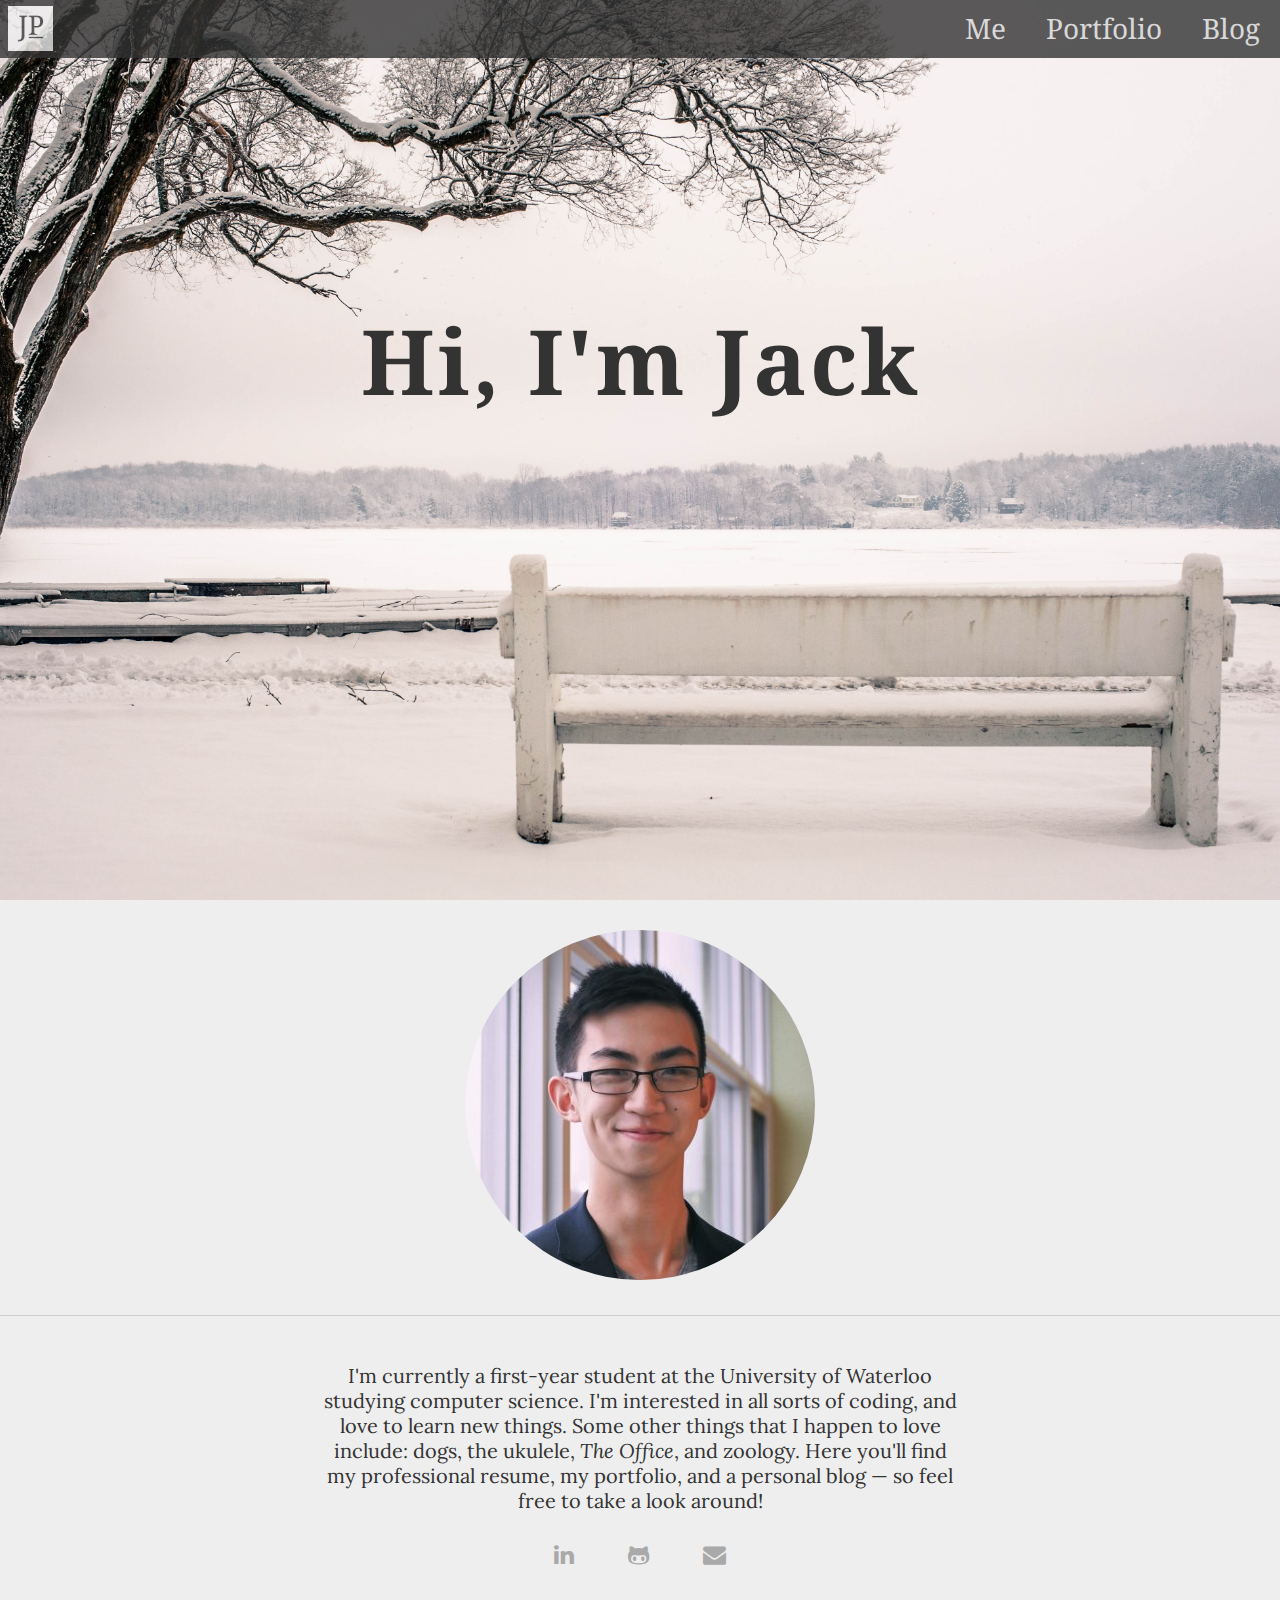
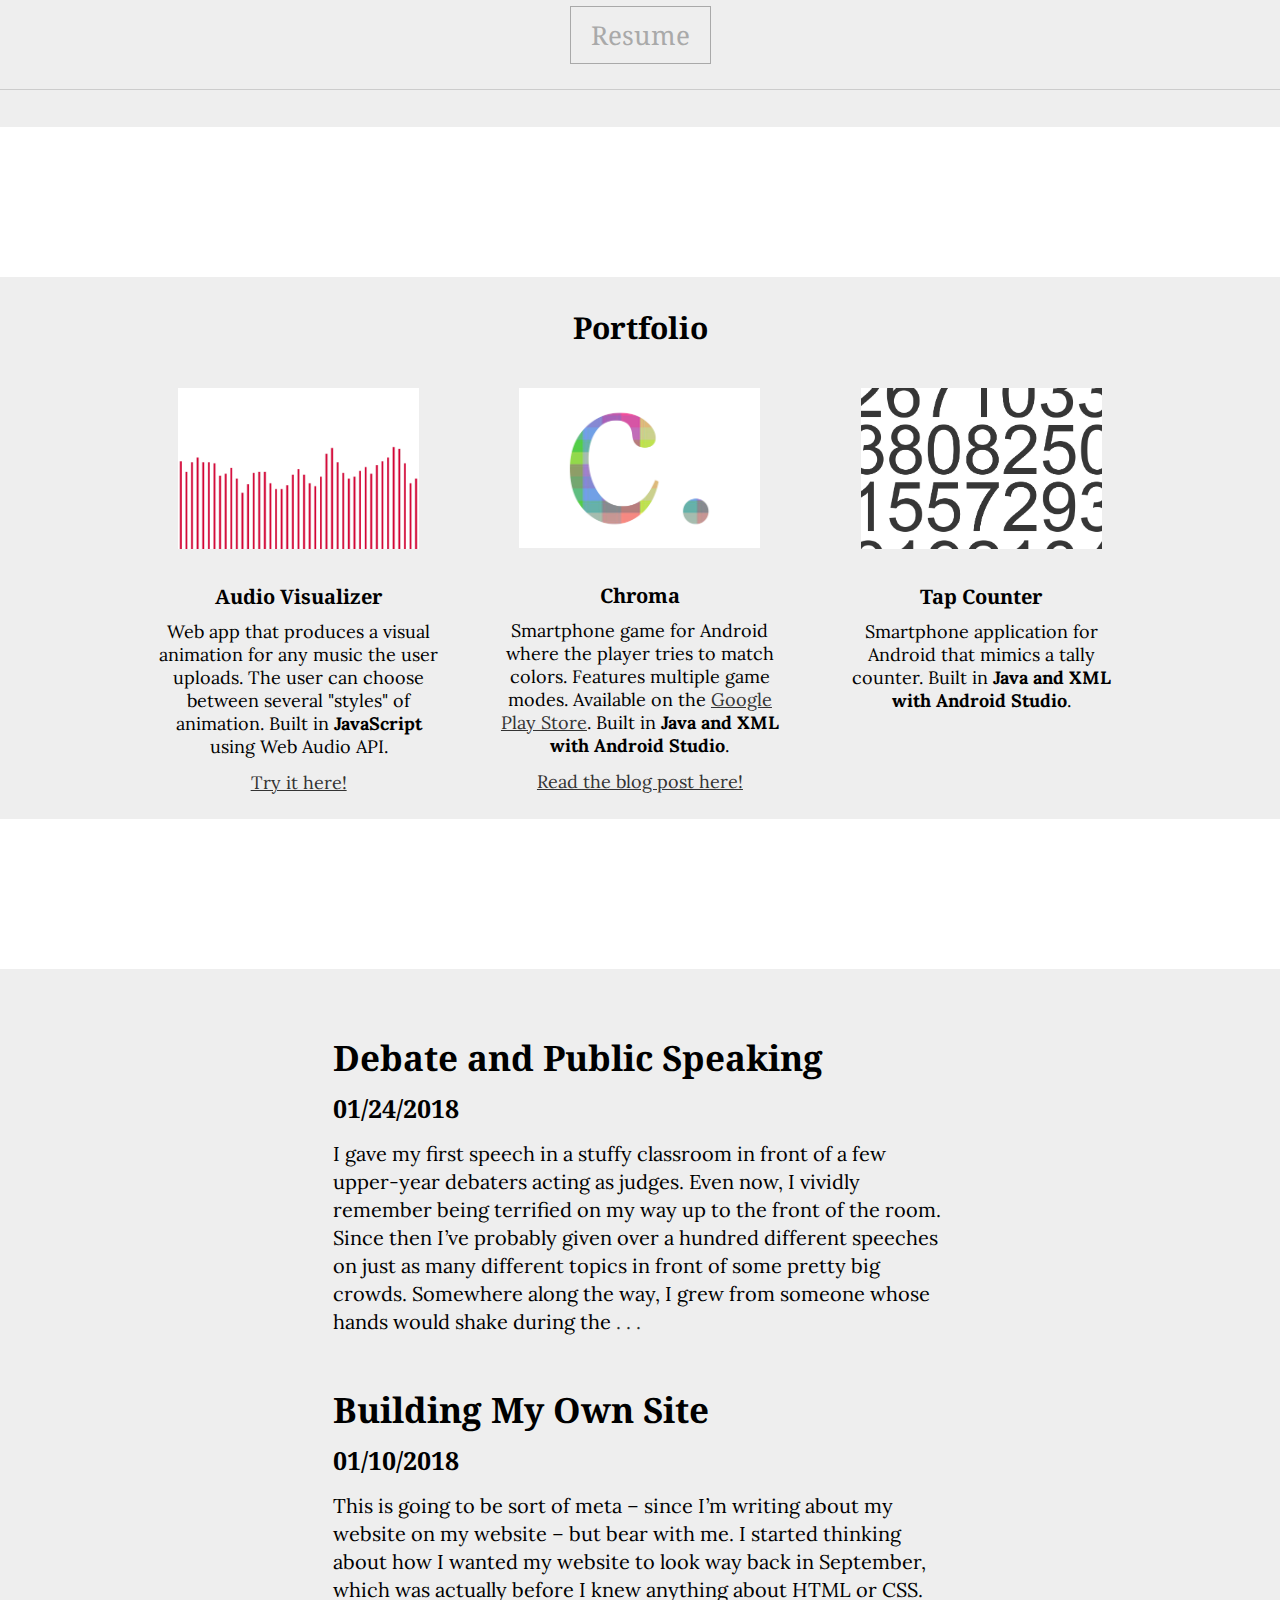
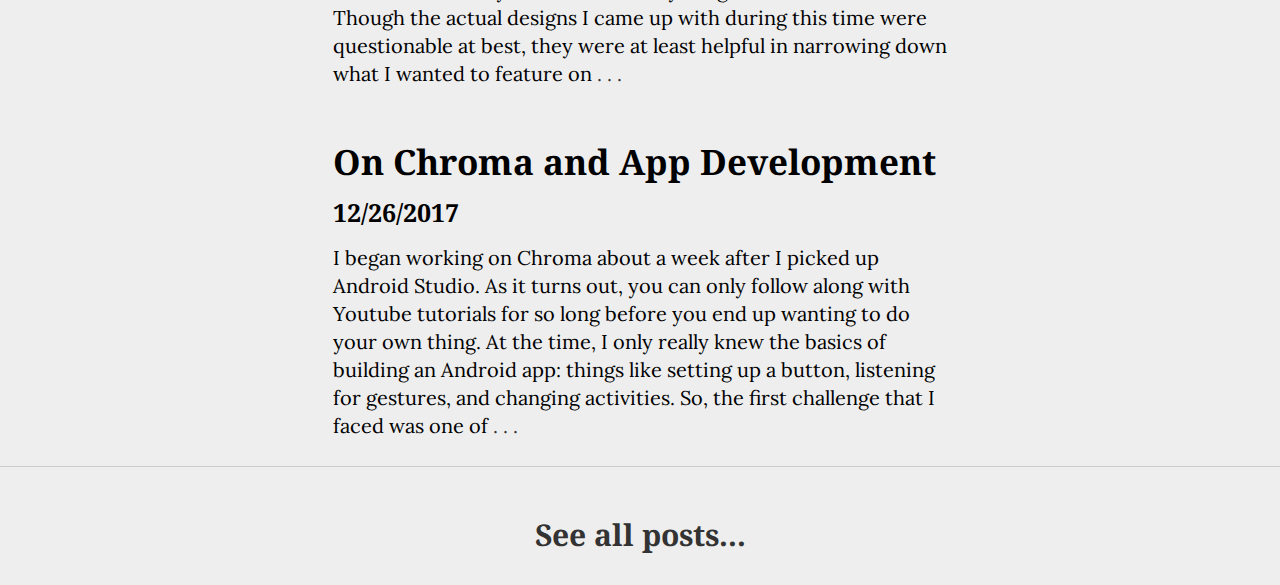
<file: index.html>
<!doctype HTML>
<html>

<head>
	
	<!-- Global site tag (gtag.js) - Google Analytics -->
	<script async src="https://www.googletagmanager.com/gtag/js?id=UA-113805187-1"></script>
	<script>
	  window.dataLayer = window.dataLayer || [];
	  function gtag(){dataLayer.push(arguments);}
	  gtag('js', new Date());

	  gtag('config', 'UA-113805187-1');
	</script>
	
	<link rel="stylesheet" href="https://fonts.googleapis.com/css?family=Noto+Serif">
	<link rel="stylesheet" href="https://fonts.googleapis.com/css?family=Lora">
	<link rel="stylesheet" href="https://cdnjs.cloudflare.com/ajax/libs/font-awesome/4.7.0/css/font-awesome.min.css">
	<script type="text/javascript" src="https://ajax.googleapis.com/ajax/libs/jquery/1.7.1/jquery.min.js"></script>
	<script type="text/javascript" src="scripts/script.js"></script>
	<link rel="stylesheet" href="style/mainstyle.css">
	<link rel="apple-touch-icon" sizes="180x180" href="favicons/apple-touch-icon.png">
	<link rel="icon" type="image/png" sizes="32x32" href="favicons/favicon-32x32.png">
	<link rel="icon" type="image/png" sizes="16x16" href="favicons/favicon-16x16.png">
	<link rel="manifest" href="favicons/manifest.json">
	<link rel="mask-icon" href="favicons/safari-pinned-tab.svg" color="#5bbad5">
	<meta name="theme-color" content="#ffffff">
	<meta name="viewport" content="width=device-width,initial-scale=1">
	<title>Jack Pan</title>
</head>

<body>

<div class="nav-bar" id="NavBar">
	<img src="img/logo.png"/>

	<ul>
		<li><a href="#about-me">Me</a></li>
		<li><a href="#portfolio">Portfolio</a></li>
		<li><a href="#blog">Blog</a></li>
		<li>
			<div class="mobile-menu"><a class="dropdown-link">&#9776;</a>
				<ul class="mobile-dropdown">
					<li><a href="#home">Home</a></li>
					<li><a href="#about-me">About Me</a></li>
					<li><a href="#portfolio">Portfolio</a></li>
					<li><a href="#blog">Blog</a></li>
				</ul>
			</div>
		</li>
	</ul>
</div>

<div class="pic" id="home"></div>

<div class="banner">
	<h1>Hi, I'm Jack</h1>
</div>

<div class="about-me" id="about-me">

	<div class="head">
		<img src="./img/head.jpg"/>
	</div>

	<hr/>

	<p>I'm currently a first-year student at the University of Waterloo studying computer science. I'm interested in all sorts of coding, and love to learn new things. Some other things that I happen to love include: dogs, the ukulele, <i>The Office</i>, and zoology. Here you'll find my professional resume, my portfolio, and a personal blog — so feel free to take a look around!</p>

	<a href="https://www.linkedin.com/in/xcjackpan/" target="_blank"><i class="fa fa-linkedin"></i></a>
	<a href="https://github.com/xcjackpan" target="_blank"><i class="fa fa-github-alt"></i></a>
	<a href="mailto:xj2pan@uwaterloo.ca" target="_top"><i class="fa fa-envelope"></i></a>

	<div class="resume">
		<a href="img/resume.pdf" target="_blank">Resume</a>
	</div>

	<hr/>

	<div id="filler-am">
	</div>

</div>

<div class="pic2"></div>

<div class="portfolio" id="portfolio">
	<h1>Portfolio</h1>

	<div class="port-row">

		<div class="port-col">
			<hr/>

			<div class="port-img">
				<a href="https://github.com/xcjackpan/AudioAnalyzer" target="_blank"><img class="audio-vis" src="img/audioicon.png"></a>
			</div>
			<h2 class="port-name">Audio Visualizer</h2>
			<p class="port-desc">Web app that produces a visual animation for any music the user uploads. The user can choose between several "styles" of animation. Built in <b>JavaScript</b> using Web Audio API.</p>

			<p class="port-link"><a href="http://xcjackpan.me/AudioAnalyzer/" target="_blank">Try it here!</a></p>
		</div>

		<div class="port-col">
			<hr/>

			<div class="port-img">
				<a href="https://github.com/xcjackpan/Chroma" target="_blank"><img src="img/chromaicon.png"></a>
			</div>
			<h2 class="port-name">Chroma</h2>
			<p class="port-desc">Smartphone game for Android where the player tries to match colors. Features multiple game modes. Available on the <a href="https://play.google.com/store/apps/details?id=com.aelment.thatj.chroma">Google Play Store</a>. Built in <b>Java and XML with Android Studio</b>.</p>

			<p class="port-link"><a href="pages/blog/chroma/26-12-chroma.html" target="_blank">Read the blog post here!</a></p>
		</div>

		<div class="port-col">
			<hr/>

			<div class="port-img">
				<a href="https://github.com/xcjackpan/TapCounter" target="_blank"><img src="img/tapicon.png"></a>
			</div>
			<h2 class="port-name">Tap Counter</h2>
			<p class="port-desc">Smartphone application for Android that mimics a tally counter. Built in <b>Java and XML with Android Studio</b>.</p>
		</div>

	</div>

	<div id="filler-port">
	</div>
</div>

<div class="pic4"></div>

<div class="blog" id="blog">

	<div id="filler-blog">
	</div>

	<div class="posts">

		<div class="post">
			<h1>Debate and Public Speaking</h1>
			<h2>01/24/2018</h2>

			<p>I gave my first speech in a stuffy classroom in front of a few upper-year debaters acting as judges. Even now, I vividly remember being terrified on my way up to the front of the room. Since then I’ve probably given over a hundred different speeches on just as many different topics in front of some pretty big crowds. Somewhere along the way, I grew from someone whose hands would shake during the <a href="pages/blog/debate/1-24-debate.html">. . .</a></p>
		</div>

		<div class="post">
			<h1>Building My Own Site</h1>
			<h2>01/10/2018</h2>

			<p>This is going to be sort of meta – since I’m writing about my website on my website – but bear with me. I started thinking about how I wanted my website to look way back in September, which was actually before I knew anything about HTML or CSS. Though the actual designs I came up with during this time were questionable at best, they were at least helpful in narrowing down what I wanted to feature on <a href="pages/blog/webdev/1-10-webdev.html">. . .</a></p>
		</div>

		<div class="post">
			<h1>On Chroma and App Development</h1>
			<h2>12/26/2017</h2>

			<p>I began working on Chroma about a week after I picked up Android Studio. As it turns out, you can only follow along with Youtube tutorials for so long before you end up wanting to do your own thing. At the time, I only really knew the basics of building an Android app: things like setting up a button, listening for gestures, and changing activities. So, the first challenge that I faced was one of <a href="pages/blog/chroma/26-12-chroma.html">. . .</a></p>
		</div>

		<hr/>

		<h2><a href="pages/blog/blog.html">See all posts...</a></h2>

</div>

</body>	
</html>
</file>
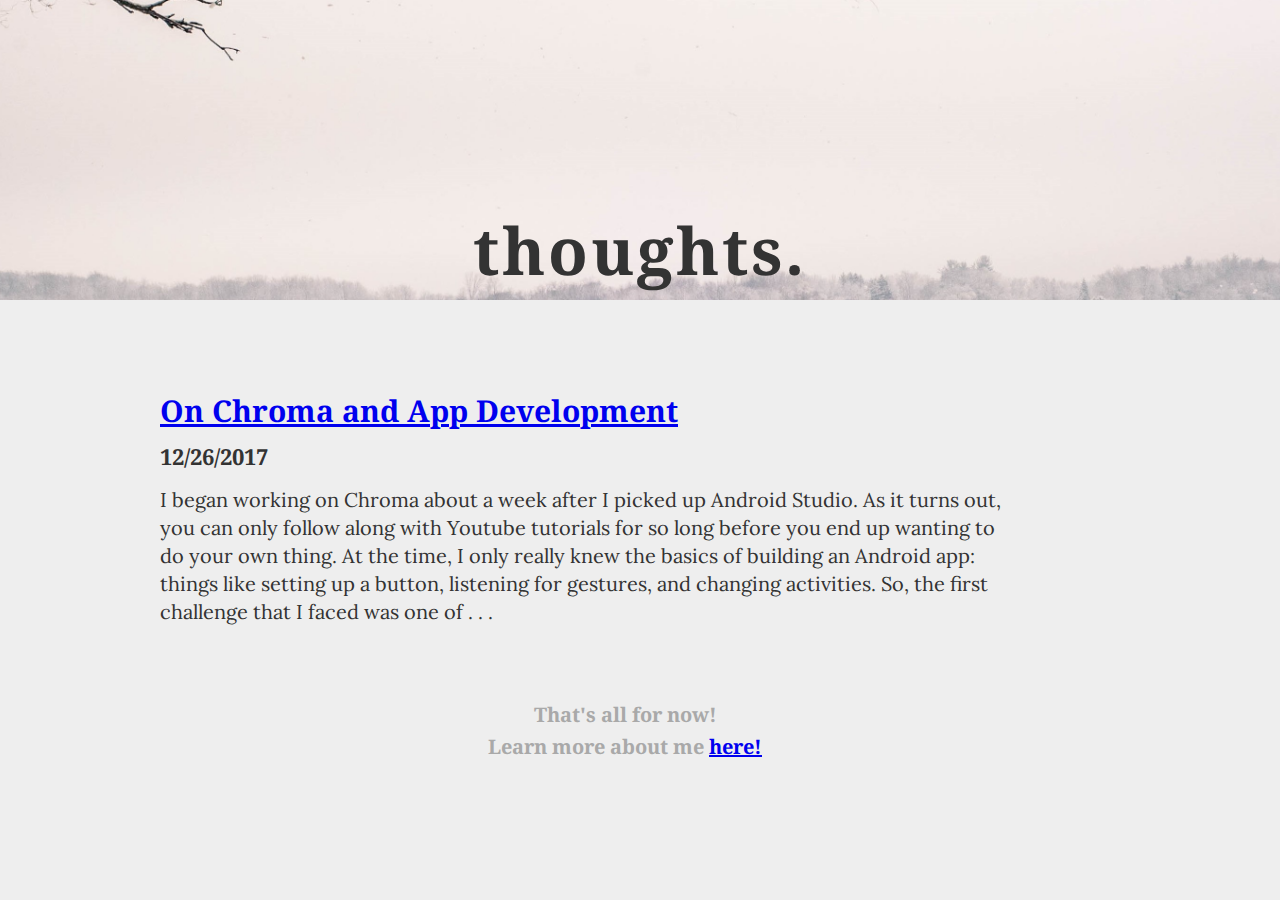
<file: blog/blog.html>
<!doctype HTML>

<html>
<head>
	<link rel="stylesheet" href="https://fonts.googleapis.com/css?family=Noto+Serif">
	<link rel="stylesheet" href="https://fonts.googleapis.com/css?family=Lora">
	<link rel='stylesheet' href='style/blogstyle.css'>
	<meta name="viewport" content="width=device-width,initial-scale=1">
</head>

<body>
	<div class="banner">
		<div class="pic"></div>

		<h1>thoughts.</h1>
	</div>

	<div class="posts">
		<div class="post1">
			<a href="../chroma/26-12-chroma.html"><h1>On Chroma and App Development</h1></a>
			<h2>12/26/2017</h2>

			<p>I began working on Chroma about a week after I picked up Android Studio. As it turns out, you can only follow along with Youtube tutorials for so long before you end up wanting to do your own thing. At the time, I only really knew the basics of building an Android app: things like setting up a button, listening for gestures, and changing activities. So, the first challenge that I faced was one of . . .</p>
		</div>
	</div>

	<div class="blog">
		<h1>That's all for now!</h1>
		<h2>Learn more about me <a href="../index.html">here!</a></h2>
	</div>

</body>


</html>
</file>
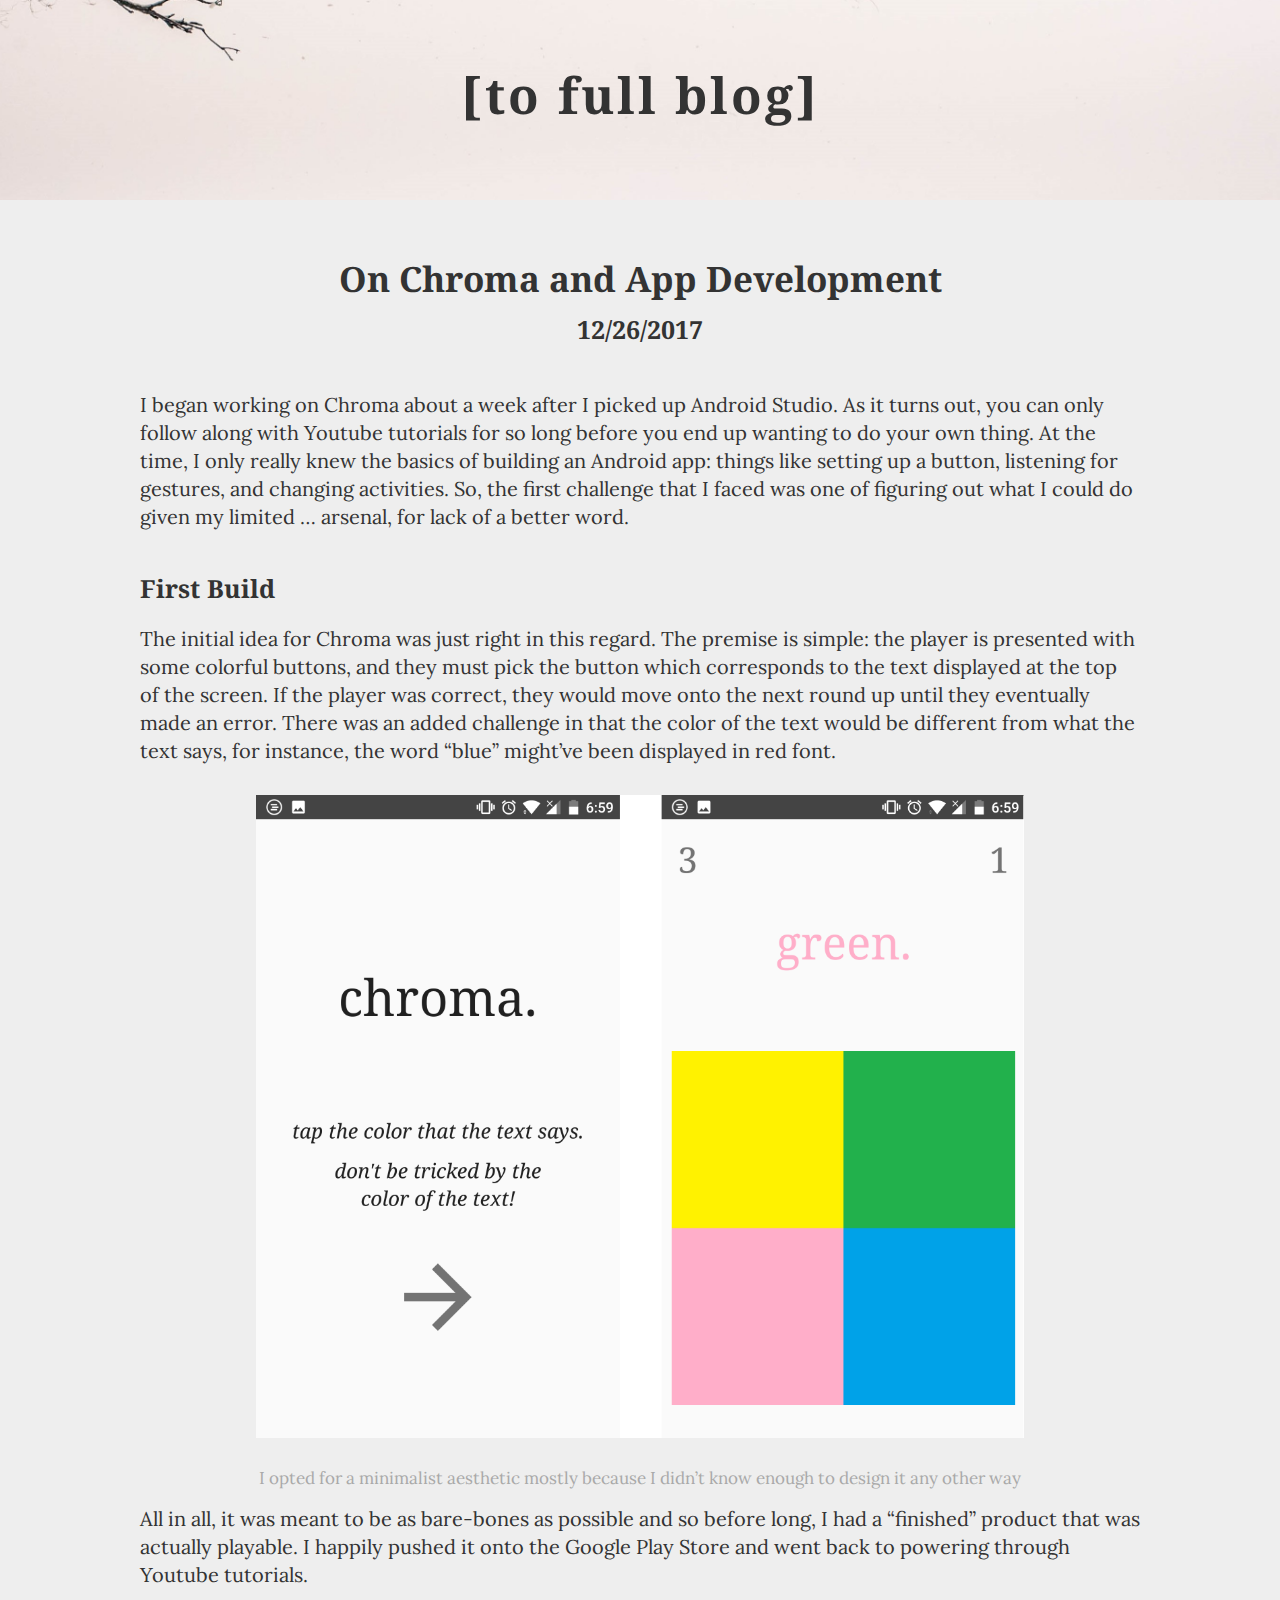
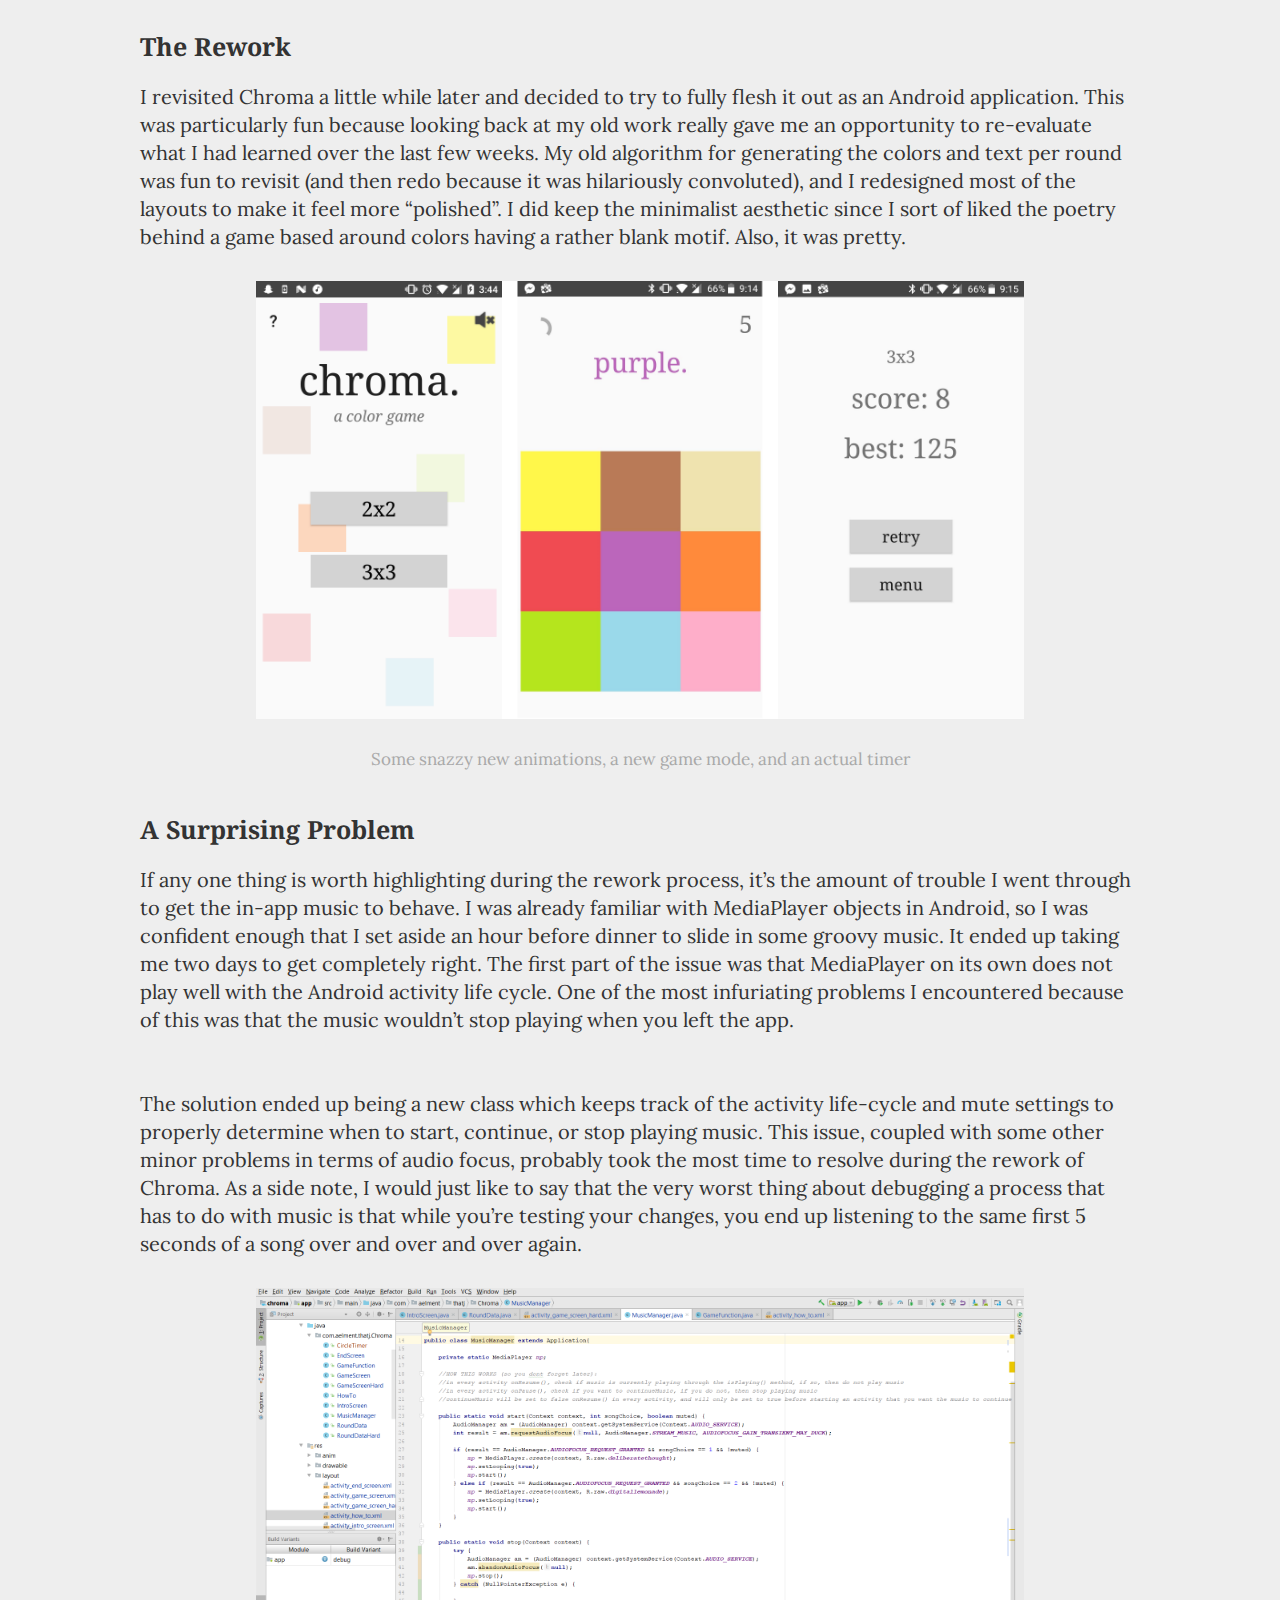
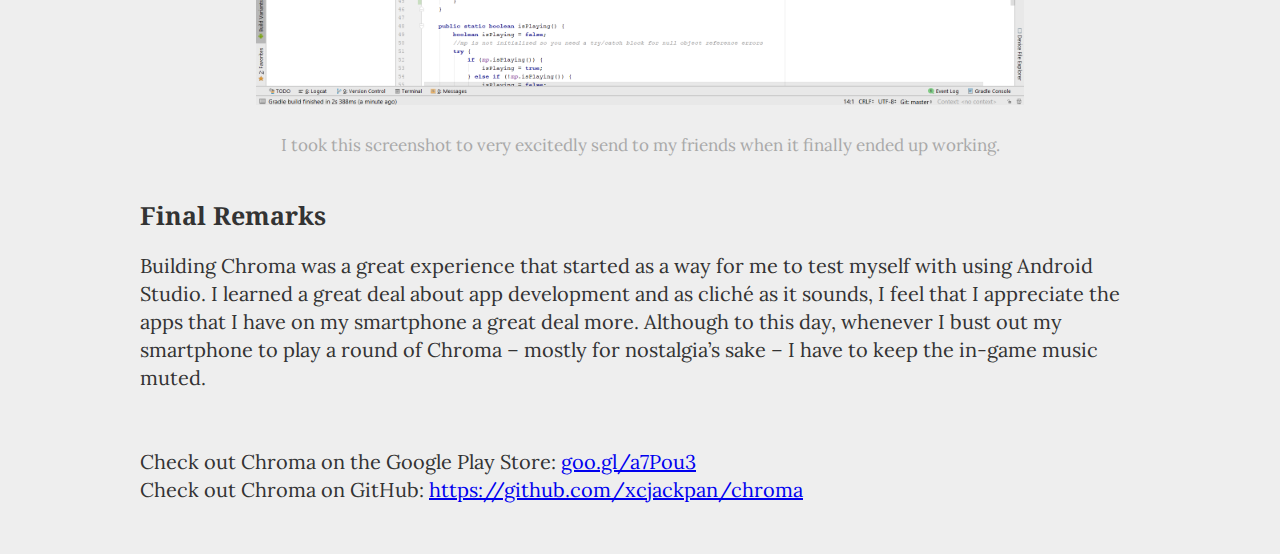
<file: chroma/26-12-chroma.html>
<!doctype HTML>
<html>
<head>
	<link rel="stylesheet" href="https://fonts.googleapis.com/css?family=Noto+Serif">
	<link rel="stylesheet" href="https://fonts.googleapis.com/css?family=Lora">
	<link rel='stylesheet' href='style/chromastyle.css'>
	<meta name="viewport" content="width=device-width,initial-scale=1">
</head>

<body>
	<div class="banner">
		<div class="pic"></div>

		<a href="../blog/blog.html"><h1>[to full blog]</h1></a>
	</div>

	<div class="post">
			<h1 href="#" style="padding-top: 55px">On Chroma and App Development</h1>
			<h2>12/26/2017</h2>

			<p>
				I began working on Chroma about a week after I picked up Android Studio. As it turns out, you can only follow along with Youtube tutorials for so long before you end up wanting to do your own thing. At the time, I only really knew the basics of building an Android app: things like setting up a button, listening for gestures, and changing activities. So, the first challenge that I faced was one of figuring out what I could do given my limited … arsenal, for lack of a better word. 
			</p>

			<h3>First Build</h3>

			<p>
				The initial idea for Chroma was just right in this regard. The premise is simple: the player is presented with some colorful buttons, and they must pick the button which corresponds to the text displayed at the top of the screen. If the player was correct, they would move onto the next round up until they eventually made an error. There was an added challenge in that the color of the text would be different from what the text says, for instance, the word “blue” might’ve been displayed in red font.
			</p>

			<div class="firstbuildimg">
				<img src="img/firstbuild.png"/>
			</div>
			<div class="caption">
				<p>I opted for a minimalist aesthetic mostly because I didn’t know enough to design it any other way</p>
			</div>

			<p>
				All in all, it was meant to be as bare-bones as possible and so before long, I had a “finished” product that was actually playable. I happily pushed it onto the Google Play Store and went back to powering through Youtube tutorials. 
			</p>

			<h3>The Rework</h3>

			<p>
				I revisited Chroma a little while later and decided to try to fully flesh it out as an Android application. This was particularly fun because looking back at my old work really gave me an opportunity to re-evaluate what I had learned over the last few weeks. My old algorithm for generating the colors and text per round was fun to revisit (and then redo because it was hilariously convoluted), and I redesigned most of the layouts to make it feel more “polished”. I did keep the minimalist aesthetic since I sort of liked the poetry behind a game based around colors having a rather blank motif. Also, it was pretty.
			</p>

			<div class="secondbuildimg">
				<img src="img/secondbuild.png"/>
			</div>
			<div class="caption">
				<p>Some snazzy new animations, a new game mode, and an actual timer</p>
			</div>

			<h3>A Surprising Problem</h3>

			<p>
				If any one thing is worth highlighting during the rework process, it’s the amount of trouble I went through to get the in-app music to behave. I was already familiar with MediaPlayer objects in Android, so I was confident enough that I set aside an hour before dinner to slide in some groovy music. It ended up taking me two days to get completely right. The first part of the issue was that MediaPlayer on its own does not play well with the Android activity life cycle. One of the most infuriating problems I encountered because of this was that the music wouldn’t stop playing when you left the app. 

				<br/>
				<br/>
				<br/>

				The solution ended up being a new class which keeps track of the activity life-cycle and mute settings to properly determine when to start, continue, or stop playing music. This issue, coupled with some other minor problems in terms of audio focus, probably took the most time to resolve during the rework of Chroma. As a side note, I would just like to say that the very worst thing about debugging a process that has to do with music is that while you’re testing your changes, you end up listening to the same first 5 seconds of a song over and over and over again.
			</p>

			<div class="musicmanagerimg">
				<img src="img/musicmanager.png"/>
			</div>
			<div class="caption">
				<p>I took this screenshot to very excitedly send to my friends when it finally ended up working.</p>
			</div>

			<h3>Final Remarks</h3>

			<p style="padding-bottom: 50px">
				Building Chroma was a great experience that started as a way for me to test myself with using Android Studio. I learned a great deal about app development and as cliché as it sounds, I feel that I appreciate the apps that I have on my smartphone a great deal more. Although to this day, whenever I bust out my smartphone to play a round of Chroma – mostly for nostalgia’s sake – I have to keep the in-game music muted.

				<br/>
				<br/>
				<br/>

				Check out Chroma on the Google Play Store: <a href="goo.gl/a7Pou3">goo.gl/a7Pou3</a>
				<br/>
				Check out Chroma on GitHub: <a href="https://github.com/xcjackpan/chroma">https://github.com/xcjackpan/chroma</a>
			</p>
	</div>

	<div class="banner">
		<div class="space"></div>
	</div>

</body>

</html>
</file>
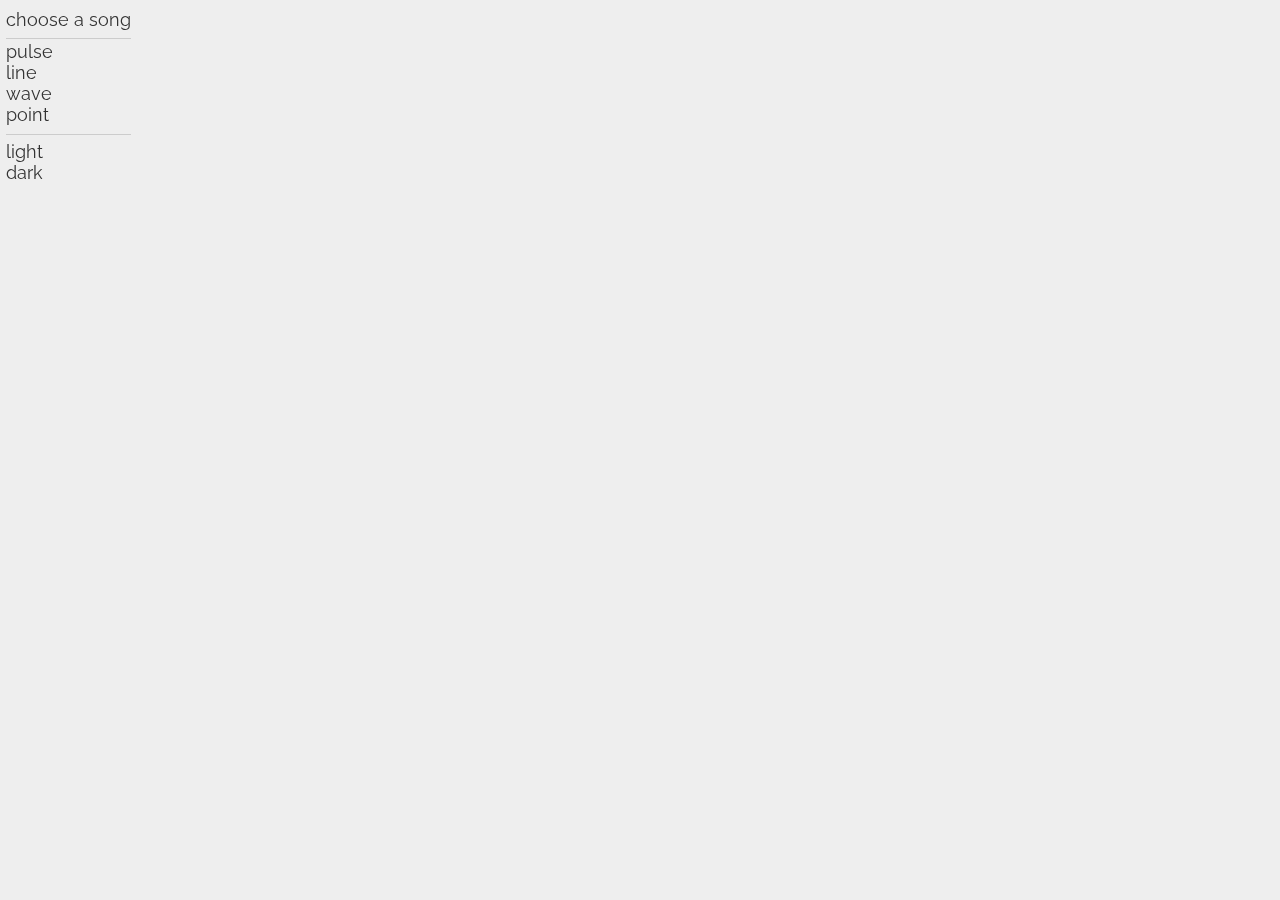
<file: pages/audiovisualiser/audiovis.html>
<DOCTYPE! html>
<html>
	<head>
		<link rel="stylesheet" href="style.css">
		<link rel="stylesheet" href="https://fonts.googleapis.com/css?family=Raleway">
		<meta name="viewport" content="width=device-width,initial-scale=1">
	</head>

	<body>
		<div id="screen">
			<div id="panel" class="light">
				<label id="songchoice"> choose a song
					<input type="file" id="audio-file" accept="audio/*">
				</label>

				<hr id="l-one"/>
				<ul id="type">
					<label>pulse
						<li><button type="button" id="pulse"></button></li>
					</label>
					<label>line
						<li><button type="button" id="line"></button></li>
					</label>
					<label>wave
						<li><button type="button" id="bar"></button></li>
					</label>
					<label>point
						<li><button type="button" id="dot"></button></li>
					</label>
				</ul>

				<hr id="l-two"/>
				<ul id="color">
					<label>light
						<li><button type="button" id="light"></button></li>
					</label>
					<label>dark
						<li><button type="button" id="dark"></button></li>
					</label>
				</ul>
			</div>

			<audio id="audio-controls" controls></audio>
			<canvas id="canvas"></canvas>
		</div>
	</body>

	<script type="text/javascript" src="script.js"></script>

</html>
</file>
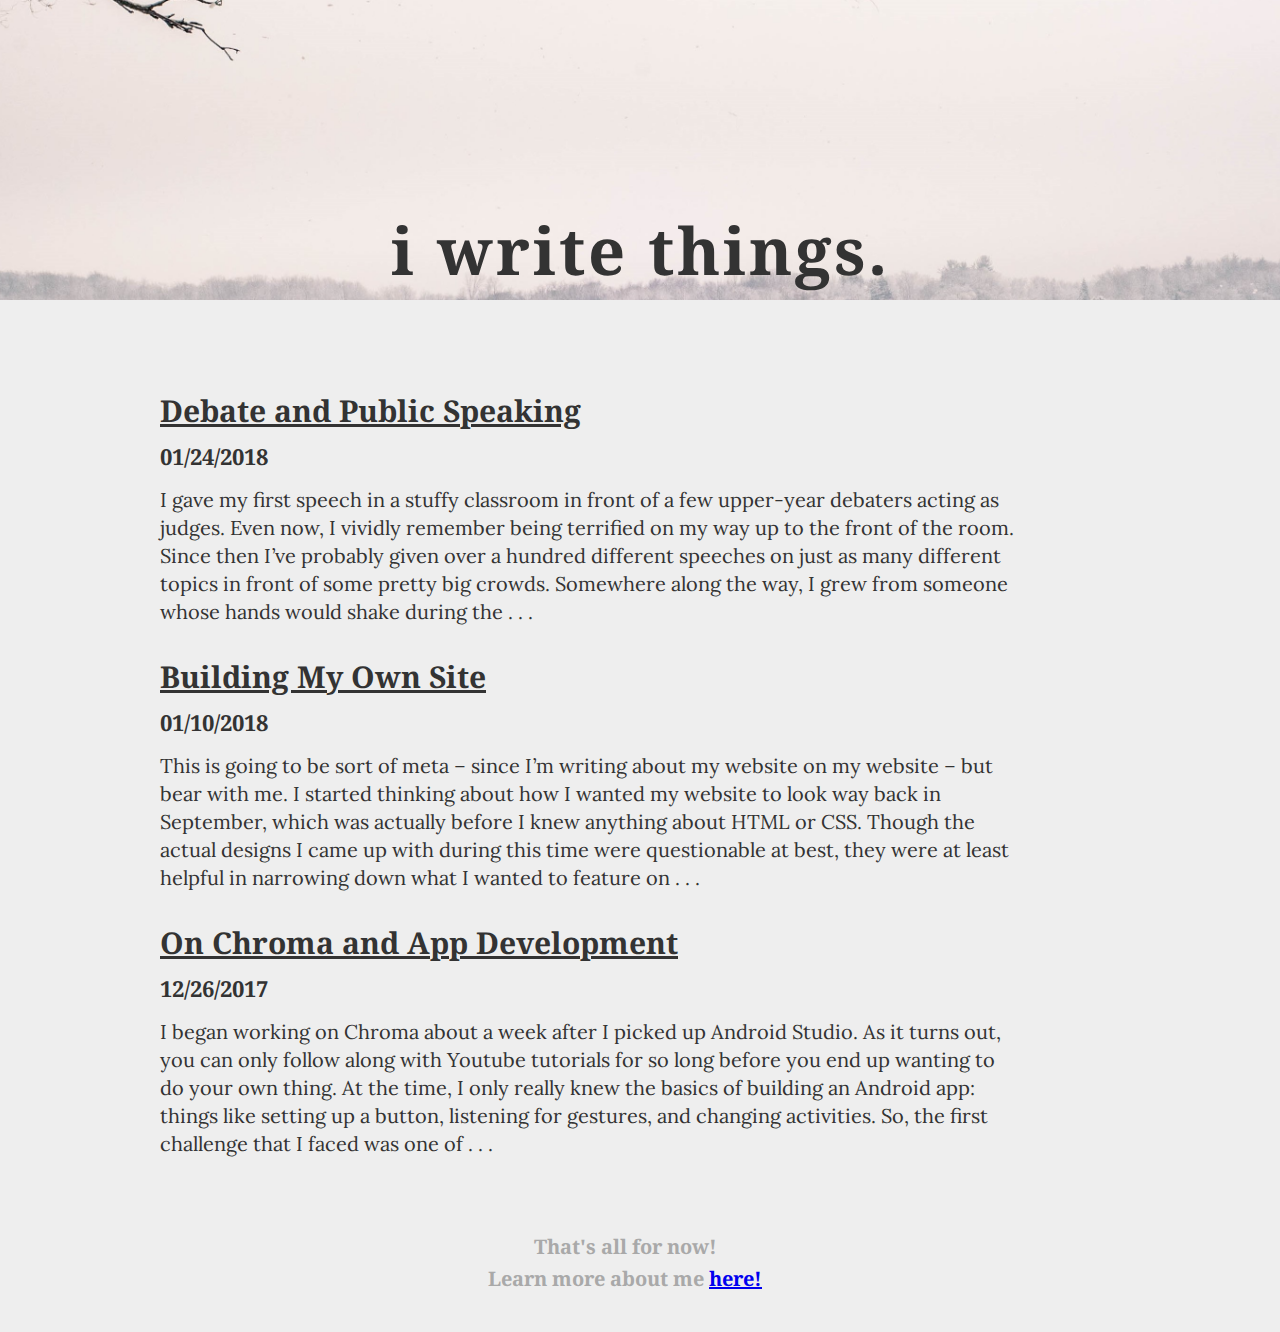
<file: pages/blog/blog.html>
<!doctype HTML>

<html>
<head>
	
	<!-- Global site tag (gtag.js) - Google Analytics -->
	<script async src="https://www.googletagmanager.com/gtag/js?id=UA-113805187-1"></script>
	<script>
	  window.dataLayer = window.dataLayer || [];
	  function gtag(){dataLayer.push(arguments);}
	  gtag('js', new Date());

	  gtag('config', 'UA-113805187-1');
	</script>

	<link rel="stylesheet" href="https://fonts.googleapis.com/css?family=Noto+Serif">
	<link rel="stylesheet" href="https://fonts.googleapis.com/css?family=Lora">
	<link rel='stylesheet' href='style/blogstyle.css'>
	<link rel="apple-touch-icon" sizes="180x180" href="../../favicons/apple-touch-icon.png">
	<link rel="icon" type="image/png" sizes="32x32" href="../../favicons/favicon-32x32.png">
	<link rel="icon" type="image/png" sizes="16x16" href="../../favicons/favicon-16x16.png">
	<link rel="manifest" href="../../favicons/manifest.json">
	<link rel="mask-icon" href="../../favicons/safari-pinned-tab.svg" color="#5bbad5">
	<meta name="theme-color" content="#ffffff">
	<meta name="viewport" content="width=device-width,initial-scale=1">
</head>

<body>
	<div class="banner">
		<div class="pic"></div>

		<h1>i write things.</h1>
	</div>

	<div class="posts">
		<div class="post">
			<h1><a href="debate/1-24-debate.html">Debate and Public Speaking</a></h1>
			<h2>01/24/2018</h2>

			<p>I gave my first speech in a stuffy classroom in front of a few upper-year debaters acting as judges. Even now, I vividly remember being terrified on my way up to the front of the room. Since then I’ve probably given over a hundred different speeches on just as many different topics in front of some pretty big crowds. Somewhere along the way, I grew from someone whose hands would shake during the . . .</p>
		</div>

		<div class="post">
			<h1><a href="webdev/1-10-webdev.html">Building My Own Site</a></h1>
			<h2>01/10/2018</h2>

			<p>This is going to be sort of meta – since I’m writing about my website on my website – but bear with me. I started thinking about how I wanted my website to look way back in September, which was actually before I knew anything about HTML or CSS. Though the actual designs I came up with during this time were questionable at best, they were at least helpful in narrowing down what I wanted to feature on . . .</p>
		</div>

		<div class="post">
			<h1><a href="chroma/26-12-chroma.html">On Chroma and App Development</a></h1>
			<h2>12/26/2017</h2>

			<p>I began working on Chroma about a week after I picked up Android Studio. As it turns out, you can only follow along with Youtube tutorials for so long before you end up wanting to do your own thing. At the time, I only really knew the basics of building an Android app: things like setting up a button, listening for gestures, and changing activities. So, the first challenge that I faced was one of . . .</p>
		</div>
	</div>

	<div class="blog">
		<h1>That's all for now!</h1>
		<h2>Learn more about me <a href="../../index.html">here!</a></h2>
	</div>

</body>


</html>
</file>
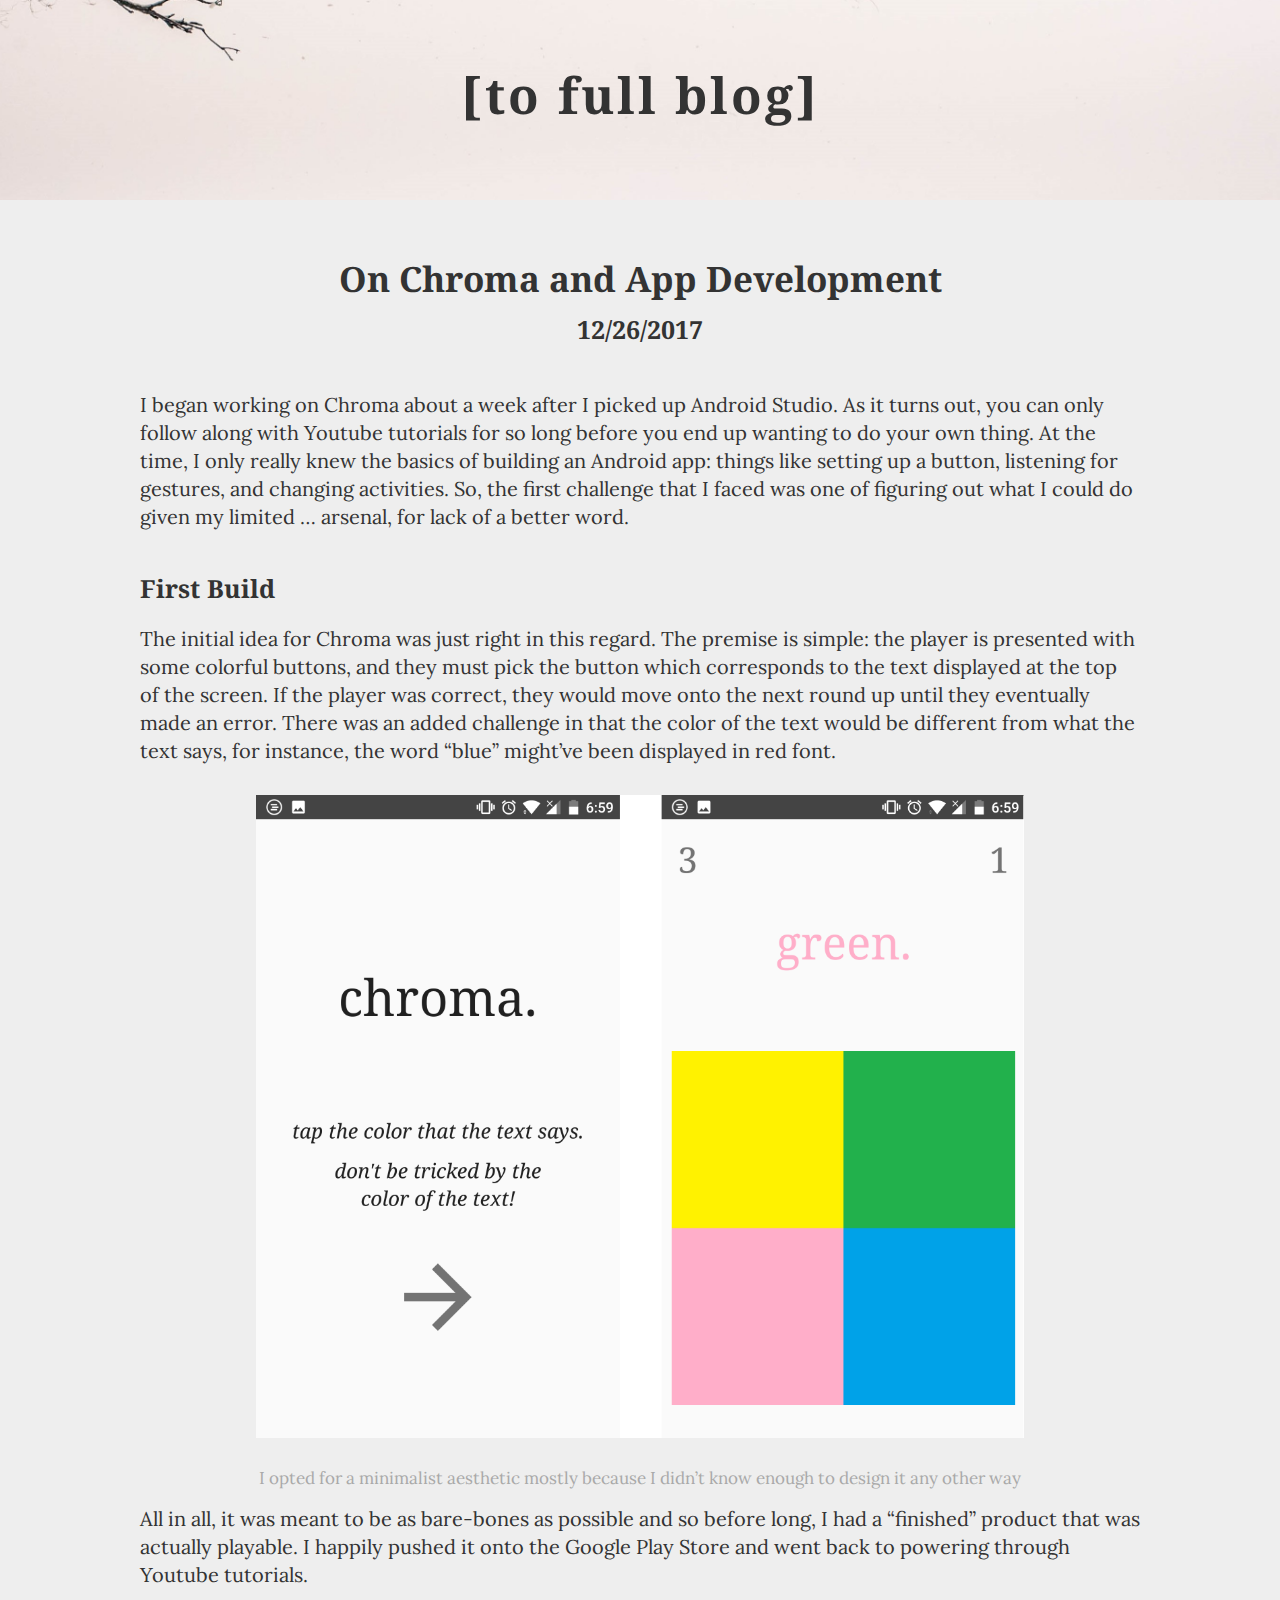
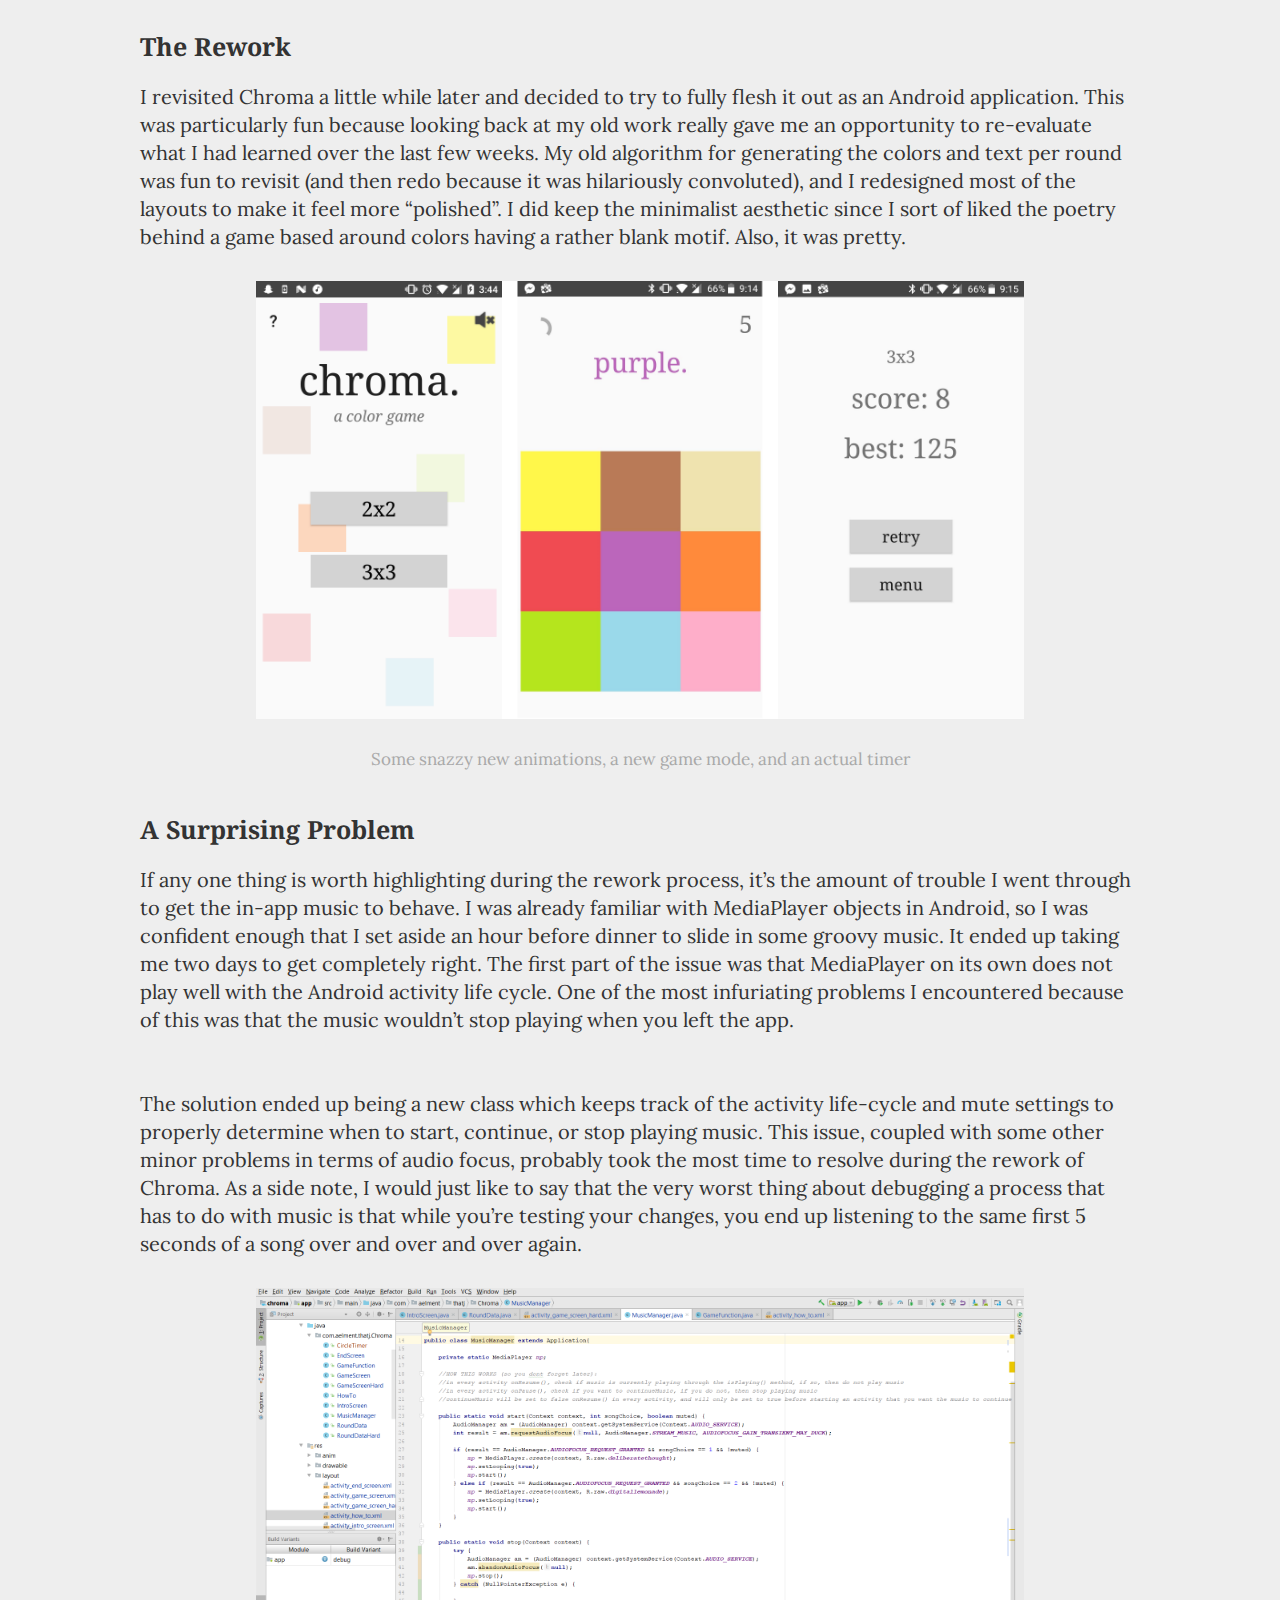
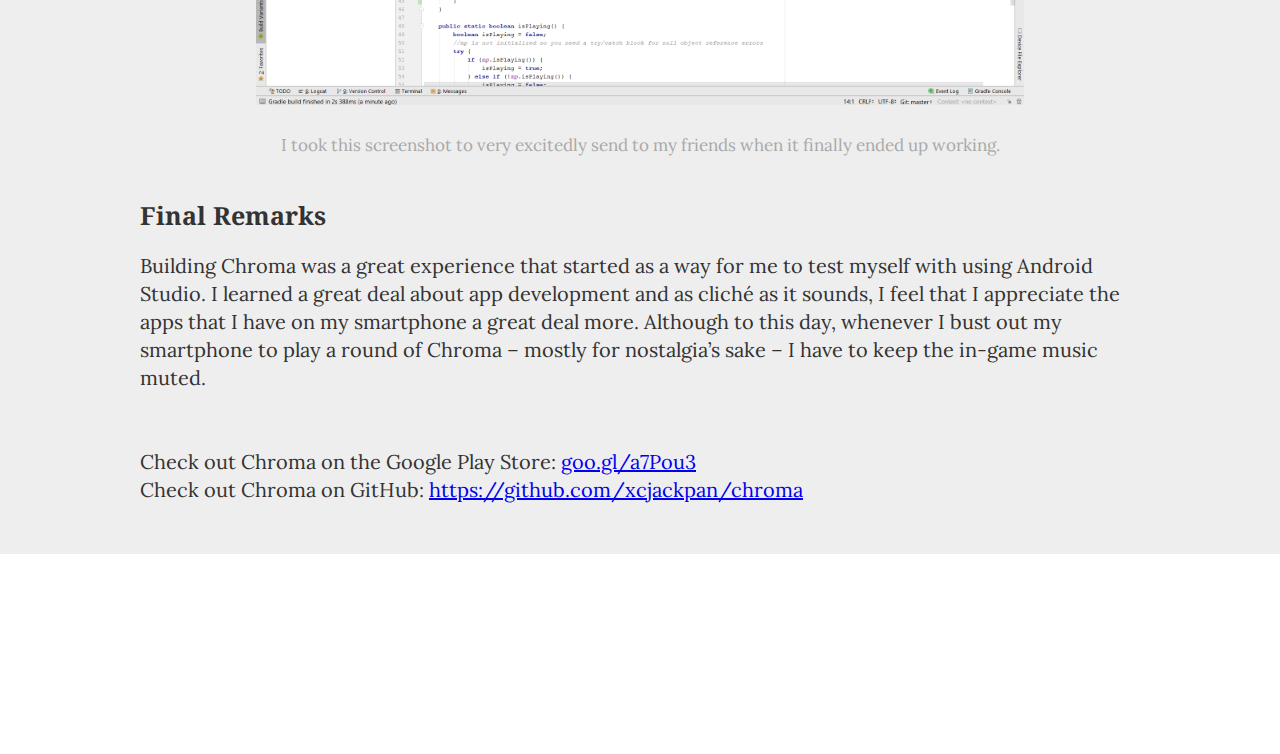
<file: pages/blog/chroma/26-12-chroma.html>
<!doctype HTML>
<html>
<head>

	<!-- Global site tag (gtag.js) - Google Analytics -->
	<script async src="https://www.googletagmanager.com/gtag/js?id=UA-113805187-1"></script>
	<script>
	  window.dataLayer = window.dataLayer || [];
	  function gtag(){dataLayer.push(arguments);}
	  gtag('js', new Date());

	  gtag('config', 'UA-113805187-1');
	</script>

	<link rel="stylesheet" href="https://fonts.googleapis.com/css?family=Noto+Serif">
	<link rel="stylesheet" href="https://fonts.googleapis.com/css?family=Lora">
	<link rel='stylesheet' href='style/chromastyle.css'>
	<link rel="apple-touch-icon" sizes="180x180" href="../../../favicons/apple-touch-icon.png">
	<link rel="icon" type="image/png" sizes="32x32" href="../../../favicons/favicon-32x32.png">
	<link rel="icon" type="image/png" sizes="16x16" href="../../../favicons/favicon-16x16.png">
	<link rel="manifest" href="../../../favicons/manifest.json">
	<link rel="mask-icon" href="../../../favicons/safari-pinned-tab.svg" color="#5bbad5">
	<meta name="theme-color" content="#ffffff">
	<meta name="viewport" content="width=device-width,initial-scale=1">
</head>

<body>
	<div class="banner">
		<div class="pic"></div>

		<a href="../blog.html"><h1>[to full blog]</h1></a>
	</div>

	<div class="post">
			<h1 href="#" style="padding-top: 55px">On Chroma and App Development</h1>
			<h2>12/26/2017</h2>

			<p>
				I began working on Chroma about a week after I picked up Android Studio. As it turns out, you can only follow along with Youtube tutorials for so long before you end up wanting to do your own thing. At the time, I only really knew the basics of building an Android app: things like setting up a button, listening for gestures, and changing activities. So, the first challenge that I faced was one of figuring out what I could do given my limited … arsenal, for lack of a better word. 
			</p>

			<h3>First Build</h3>

			<p>
				The initial idea for Chroma was just right in this regard. The premise is simple: the player is presented with some colorful buttons, and they must pick the button which corresponds to the text displayed at the top of the screen. If the player was correct, they would move onto the next round up until they eventually made an error. There was an added challenge in that the color of the text would be different from what the text says, for instance, the word “blue” might’ve been displayed in red font.
			</p>

			<div class="firstbuildimg">
				<img src="img/firstbuild.png"/>
			</div>
			<div class="caption">
				<p>I opted for a minimalist aesthetic mostly because I didn’t know enough to design it any other way</p>
			</div>

			<p>
				All in all, it was meant to be as bare-bones as possible and so before long, I had a “finished” product that was actually playable. I happily pushed it onto the Google Play Store and went back to powering through Youtube tutorials. 
			</p>

			<h3>The Rework</h3>

			<p>
				I revisited Chroma a little while later and decided to try to fully flesh it out as an Android application. This was particularly fun because looking back at my old work really gave me an opportunity to re-evaluate what I had learned over the last few weeks. My old algorithm for generating the colors and text per round was fun to revisit (and then redo because it was hilariously convoluted), and I redesigned most of the layouts to make it feel more “polished”. I did keep the minimalist aesthetic since I sort of liked the poetry behind a game based around colors having a rather blank motif. Also, it was pretty.
			</p>

			<div class="secondbuildimg">
				<img src="img/secondbuild.png"/>
			</div>
			<div class="caption">
				<p>Some snazzy new animations, a new game mode, and an actual timer</p>
			</div>

			<h3>A Surprising Problem</h3>

			<p>
				If any one thing is worth highlighting during the rework process, it’s the amount of trouble I went through to get the in-app music to behave. I was already familiar with MediaPlayer objects in Android, so I was confident enough that I set aside an hour before dinner to slide in some groovy music. It ended up taking me two days to get completely right. The first part of the issue was that MediaPlayer on its own does not play well with the Android activity life cycle. One of the most infuriating problems I encountered because of this was that the music wouldn’t stop playing when you left the app. 

				<br/>
				<br/>
				<br/>

				The solution ended up being a new class which keeps track of the activity life-cycle and mute settings to properly determine when to start, continue, or stop playing music. This issue, coupled with some other minor problems in terms of audio focus, probably took the most time to resolve during the rework of Chroma. As a side note, I would just like to say that the very worst thing about debugging a process that has to do with music is that while you’re testing your changes, you end up listening to the same first 5 seconds of a song over and over and over again.
			</p>

			<div class="musicmanagerimg">
				<img src="img/musicmanager.png"/>
			</div>
			<div class="caption">
				<p>I took this screenshot to very excitedly send to my friends when it finally ended up working.</p>
			</div>

			<h3>Final Remarks</h3>

			<p style="padding-bottom: 50px">
				Building Chroma was a great experience that started as a way for me to test myself with using Android Studio. I learned a great deal about app development and as cliché as it sounds, I feel that I appreciate the apps that I have on my smartphone a great deal more. Although to this day, whenever I bust out my smartphone to play a round of Chroma – mostly for nostalgia’s sake – I have to keep the in-game music muted.

				<br/>
				<br/>
				<br/>

				Check out Chroma on the Google Play Store: <a href="goo.gl/a7Pou3">goo.gl/a7Pou3</a>
				<br/>
				Check out Chroma on GitHub: <a href="https://github.com/xcjackpan/chroma">https://github.com/xcjackpan/chroma</a>
			</p>
	</div>

	<div class="banner">
		<div class="pic"></div>
	</div>

</body>

</html>
</file>
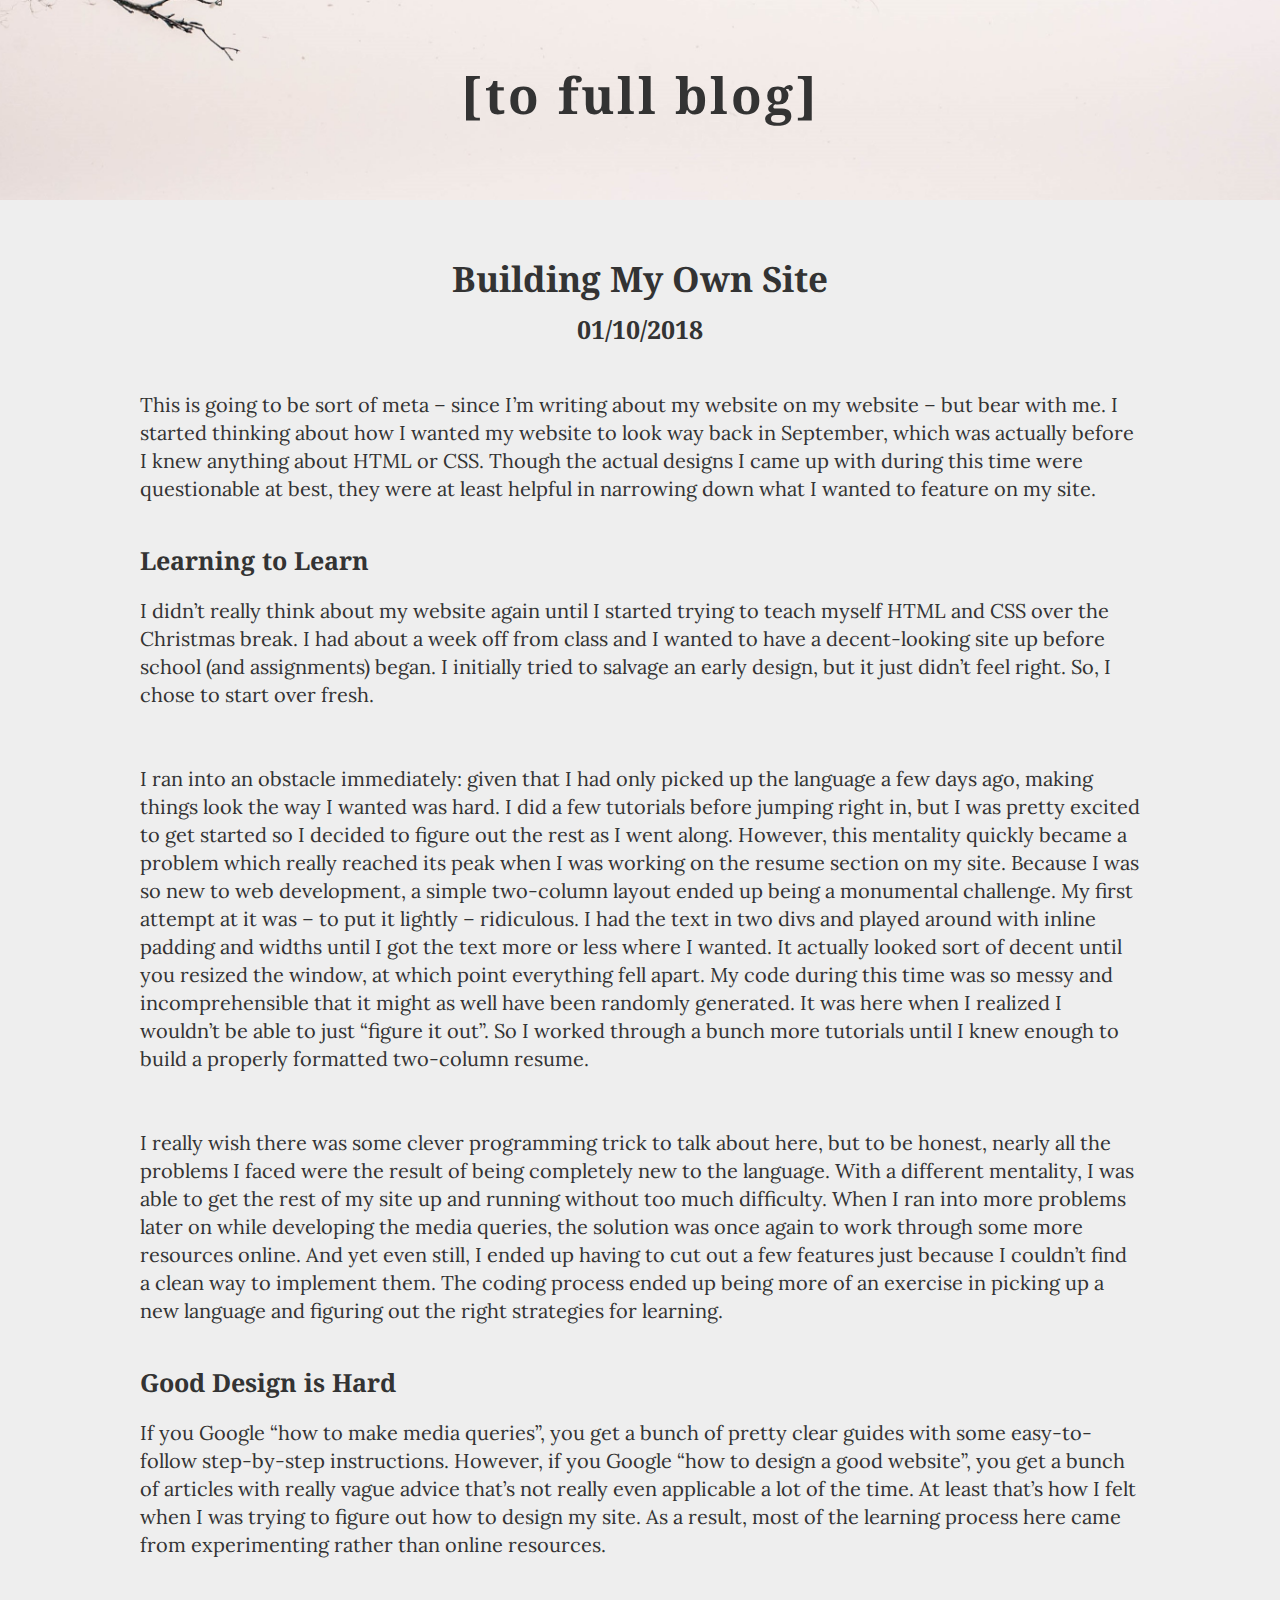
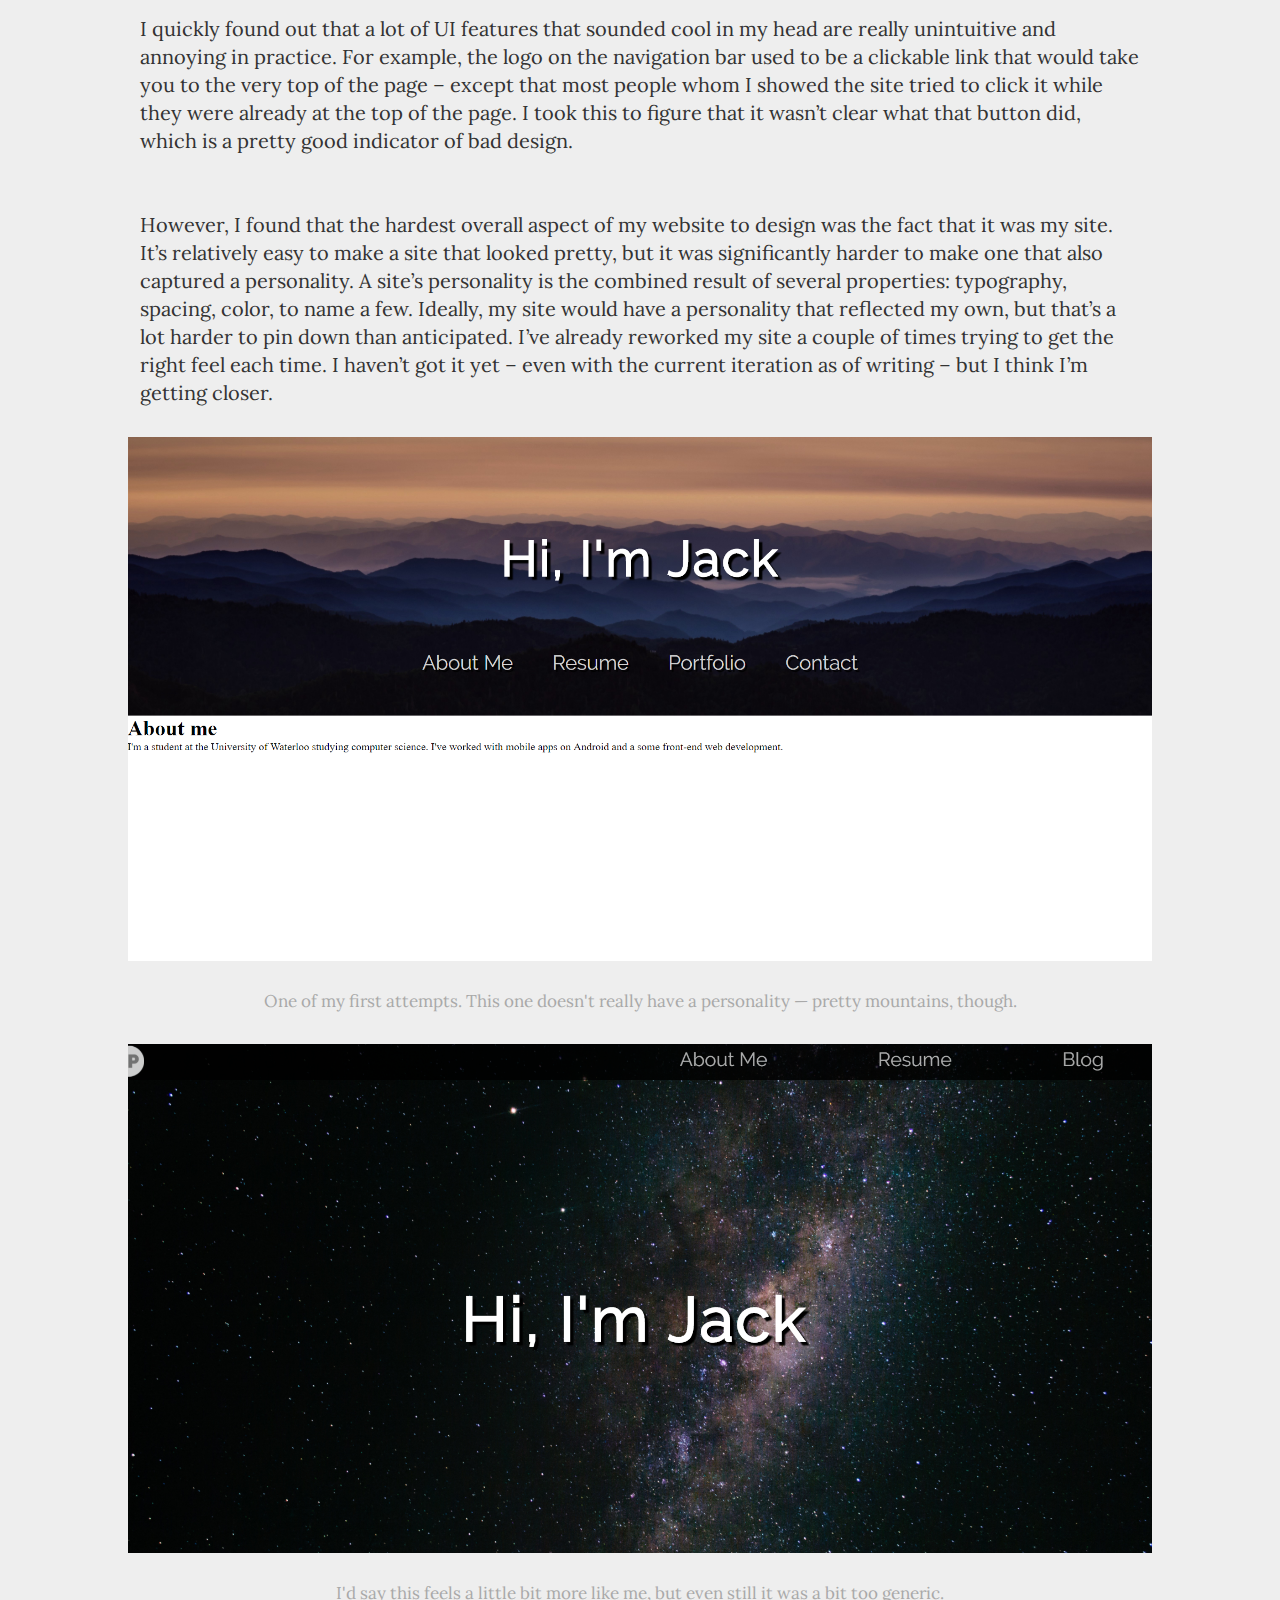
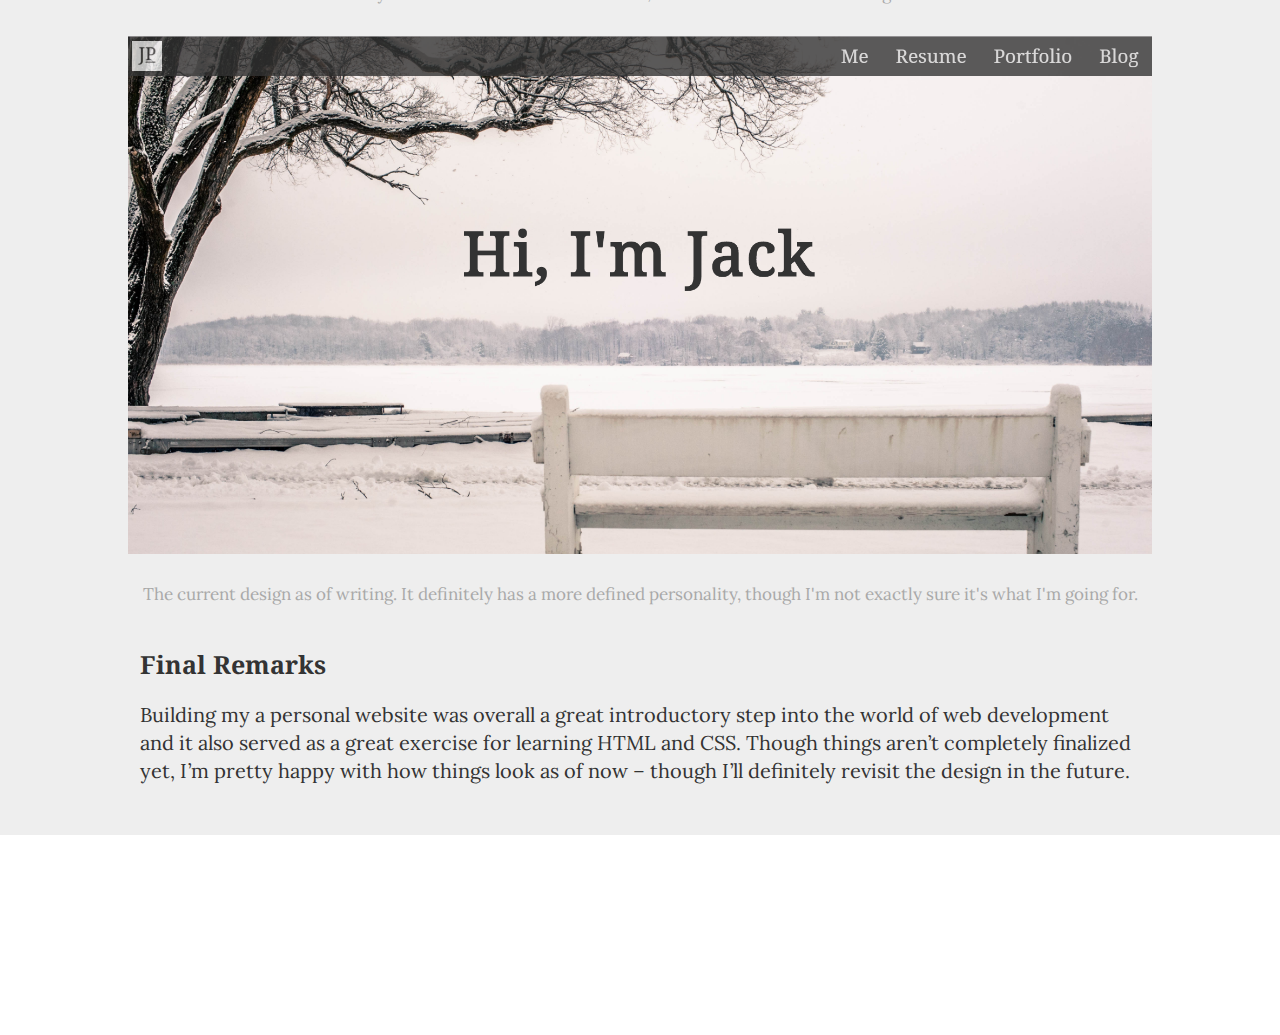
<file: pages/blog/webdev/1-10-webdev.html>
<!doctype HTML>
<html>
<head>
	
	<!-- Global site tag (gtag.js) - Google Analytics -->
	<script async src="https://www.googletagmanager.com/gtag/js?id=UA-113805187-1"></script>
	<script>
	  window.dataLayer = window.dataLayer || [];
	  function gtag(){dataLayer.push(arguments);}
	  gtag('js', new Date());

	  gtag('config', 'UA-113805187-1');
	</script>

	<link rel="stylesheet" href="https://fonts.googleapis.com/css?family=Noto+Serif">
	<link rel="stylesheet" href="https://fonts.googleapis.com/css?family=Lora">
	<link rel='stylesheet' href='style/webdevstyle.css'>
	<link rel="apple-touch-icon" sizes="180x180" href="../../../favicons/apple-touch-icon.png">
	<link rel="icon" type="image/png" sizes="32x32" href="../../../favicons/favicon-32x32.png">
	<link rel="icon" type="image/png" sizes="16x16" href="../../../favicons/favicon-16x16.png">
	<link rel="manifest" href="../../../favicons/manifest.json">
	<link rel="mask-icon" href="../../../favicons/safari-pinned-tab.svg" color="#5bbad5">
	<meta name="theme-color" content="#ffffff">
	<meta name="viewport" content="width=device-width,initial-scale=1">
</head>

<body>
	<div class="banner">
		<div class="pic"></div>

		<a href="../blog.html"><h1>[to full blog]</h1></a>
	</div>

	<div class="post">
			<h1 href="#" style="padding-top: 55px">Building My Own Site</h1>
			<h2>01/10/2018</h2>

			<p>
				This is going to be sort of meta – since I’m writing about my website on my website – but bear with me. I started thinking about how I wanted my website to look way back in September, which was actually before I knew anything about HTML or CSS. Though the actual designs I came up with during this time were questionable at best, they were at least helpful in narrowing down what I wanted to feature on my site. 
			</p>

			<h3>Learning to Learn</h3>

			<p>
				I didn’t really think about my website again until I started trying to teach myself HTML and CSS over the Christmas break. I had about a week off from class and I wanted to have a decent-looking site up before school (and assignments) began. I initially tried to salvage an early design, but it just didn’t feel right. So, I chose to start over fresh.

				<br/>
				<br/>
				<br/>

				I ran into an obstacle immediately: given that I had only picked up the language a few days ago, making things look the way I wanted was hard. I did a few tutorials before jumping right in, but I was pretty excited to get started so I decided to figure out the rest as I went along. However, this mentality quickly became a problem which really reached its peak when I was working on the resume section on my site. Because I was so new to web development, a simple two-column layout ended up being a monumental challenge. My first attempt at it was – to put it lightly – ridiculous. I had the text in two divs and played around with inline padding and widths until I got the text more or less where I wanted. It actually looked sort of decent until you resized the window, at which point everything fell apart. My code during this time was so messy and incomprehensible that it might as well have been randomly generated. It was here when I realized I wouldn’t be able to just “figure it out”.  So I worked through a bunch more tutorials until I knew enough to build a properly formatted two-column resume. 

				<br/>
				<br/>
				<br/>

				I really wish there was some clever programming trick to talk about here, but to be honest, nearly all the problems I faced were the result of being completely new to the language. With a different mentality, I was able to get the rest of my site up and running without too much difficulty. When I ran into more problems later on while developing the media queries, the solution was once again to work through some more resources online. And yet even still, I ended up having to cut out a few features just because I couldn’t find a clean way to implement them. The coding process ended up being more of an exercise in picking up a new language and figuring out the right strategies for learning.
			</p>

			<h3>Good Design is Hard</h3>

			<p>
				If you Google “how to make media queries”, you get a bunch of pretty clear guides with some easy-to-follow step-by-step instructions. However, if you Google “how to design a good website”, you get a bunch of articles with really vague advice that’s not really even applicable a lot of the time. At least that’s how I felt when I was trying to figure out how to design my site. As a result, most of the learning process here came from experimenting rather than online resources. 

				<br/>
				<br/>
				<br/>

				I quickly found out that a lot of UI features that sounded cool in my head are really unintuitive and annoying in practice. For example, the logo on the navigation bar used to be a clickable link that would take you to the very top of the page – except that most people whom I showed the site tried to click it while they were already at the top of the page. I took this to figure that it wasn’t clear what that button did, which is a pretty good indicator of bad design. 

				<br/>
				<br/>
				<br/>

				However, I found that the hardest overall aspect of my website to design was the fact that it was my site. It’s relatively easy to make a site that looked pretty, but it was significantly harder to make one that also captured a personality. A site’s personality is the combined result of several properties: typography, spacing, color, to name a few. Ideally, my site would have a personality that reflected my own, but that’s a lot harder to pin down than anticipated. I’ve already reworked my site a couple of times trying to get the right feel each time. I haven’t got it yet – even with the current iteration as of writing – but I think I’m getting closer.
			</p>

			<div class="firstsite">
				<img src="img/1.png"/>
			</div>
			<div class="caption">
				<p>One of my first attempts. This one doesn't really have a personality — pretty mountains, though.</p>
			</div>

			<div class="secondsite">
				<img src="img/2.png"/>
			</div>
			<div class="caption">
				<p>I'd say this feels a little bit more like me, but even still it was a bit too generic.</p>
			</div>
			<div class="thirdsite">
				<img src="img/3.png"/>
			</div>
			<div class="caption">
				<p>The current design as of writing. It definitely has a more defined personality, though I'm not exactly sure it's what I'm going for.</p>
			</div>

			<h3>Final Remarks</h3>

			<p style="padding-bottom: 50px;">
				Building my a personal website was overall a great introductory step into the world of web development and it also served as a great exercise for learning HTML and CSS. Though things aren’t completely finalized yet, I’m pretty happy with how things look as of now – though I’ll definitely revisit the design in the future.
			</p>
	</div>

	<div class="banner">
		<div class="pic"></div>
	</div>

</body>

</html>
</file>
<file: style/mainstyle.css>
* {
	margin: 0;
	padding: 0;
	border: 0;
}

body, html {
	height: 100%;
}

.nav-bar {
	z-index: 10;
	width: 100%;
	height: 50px;
	overflow: hidden;
	position: fixed;
	text-align: right;
	background-color: #333;
	opacity: 0.8;
	padding: 4px 0px 4px 0px;
}

.nav-bar img {
	display: inline;
	float: left;
	min-width: 45px;
	width: 1.8%;
	height: auto;
	padding: 2px 5px 4px 5px;
	margin: 0 3px;
}

.nav-bar ul {
	margin: 5px 0px 0px 0px;
	line-height: 1.4;
	padding-left: 0;
	padding-right: 0;
	font-size: 0;
}

.nav-bar li {
	display: inline;
	font-family: 'Noto Serif', 'Century Gothic', 'Arial';
	font-size: 28px;
}

.nav-bar li a {
	text-align: center;
	padding: 0px 20px 0px 20px;
	color: #d3d3d3;
	text-decoration: none;
}

.nav-bar li a:hover {
	color: #eee;
}

.nav-bar .mobile-menu {
	display: none;
}

/* --------------- */
/* --Home Screen-- */
/* --------------- */

.pic {
	z-index: 0;
	background-image: url("../img/bg.jpg");
	height: 100%;
	background-attachment: fixed;
	background-position: center;
	background-repeat: no-repeat;
	background-size: cover;
}

.banner h1 {
	z-index: 2;
	color: #333;
	position: absolute;
	text-align: center;
	top: 40%;
	left: 50%;
	transform: translate(-50%, -50%);
	font-family: 'Noto Serif', 'Century Gothic', 'Arial';
	font-size: 90px;
	letter-spacing: 3px;
}

/* ------------ */
/* --About Me-- */
/* ------------ */

.about-me {
	position: relative;
	height: auto;
	background-color: #eee;
	text-align: center;
	font-family: 'Lora', 'Century Gothic', 'Arial';
	color: #333;
	overflow: hidden;
}

.head img {
	margin-top: 30px;
	margin-bottom: 15px;
	width: 350px;
	height: 350px;
	text-align: center;
	border-radius: 50%;
}

.about-me hr {
	display: block;
    height: 1px;
    border: 0;
    border-top: 1px solid #ccc;
    margin: 1em 0;
}

.about-me p {
	padding: 30px 25% 30px 25%;
	text-align: center;
	font-size: 20px;
	width: 50%;
}

.about-me a i {
	text-align: center;
	font-size: 23px; 
	padding-left: 25px; 
	padding-right: 25px;
	color: #a9a9a9;
	text-decoration: none;
}

.about-me a i:hover {
	color: #333;
}

.resume {
	text-align: center;
	display: block;
	font-size: 26px;
	padding: 50px 0px 20px 0px;
}

.resume a {
	font-family: 'Noto Serif', 'Century Gothic', 'Arial';
	background-color: #eee;
	color: #a9a9a9;
	padding: 10px 20px 10px 20px;
	border: 1px solid #a9a9a9;	
	text-decoration: none;
	cursor: pointer;	
}

.resume a:visited {
	color: #a9a9a9;
	text-decoration: none;
}

.resume a:hover {
	color: #333;
	border: 1px solid #333;		
}

#filler-am {
	height: 20px;
}

.pic2 {
	z-index: 0;
	background-image: url("../img/bg.jpg");
	height: 150px;
	background-attachment: fixed;
	background-position: center;
	background-repeat: no-repeat;
	background-size: cover;
}

/* ------------ */
/* --Projects-- */
/* ------------ */

.portfolio {
	width: 100%;
	overflow: hidden;
	background-color: #eee;	
}

.portfolio h1 {
	text-align: center;
	padding: 30px 10px 0px 10px;
	font-family: 'Noto Serif', 'Century Gothic', 'Arial';
	font-size: 30px;
}

.portfolio a {
	color: #333333;
}

.portfolio a:hover {
	color: black;
}

.portfolio a:visited {
	color: #333333;
}

.port-img img:hover {
	outline: 1px solid black;
}

.port-col {
	float: left;
	width: 33.33%;
}

.port-col hr {
	display: none;
}

.port-img {
	text-align: center;
	padding: 40px 10px 0px 10px;
}

.port-img img {
	width: 75%;
	height: 75%;
}

.port-name {
	text-align: center;
	padding: 30px 10px 0px 10px;
	font-family: 'Noto Serif', 'Century Gothic', 'Arial';
	font-size: 20px;
}

.port-desc {
	text-align: center;
	padding: 10px 30px 10px 30px;
	font-family: 'Lora', 'Century Gothic', 'Arial';
	font-size: 18px;
}

.port-link {
	text-align: center;
	padding: 3px 50px 0px 50px;
	font-family: 'Lora', 'Century Gothic', 'Arial';
	font-size: 18px;
}

.port-row {
	width: 80%;
	margin: 0 auto;	
	display: table;
	clear: both;
}

#filler-port {
	height: 25px;
}

.pic4 {
	z-index: 0;
	background-image: url("../img/bg.jpg");
	height: 150px;
	background-attachment: fixed;
	background-position: center;
	background-repeat: no-repeat;
	background-size: cover;
}

/* -------- */
/* --Blog-- */
/* -------- */

#filler-blog {
	height: 25px;
}

.blog {
	width: 100%;
	overflow: hidden;
	background-color: #eee;
}

.blog h2 {
	text-align: center;
	padding: 30px 10px;
	font-family: 'Noto Serif', 'Century Gothic', 'Arial';
	font-size: 30px;
}

.post {
	width: 80%;
	text-align: center;
	margin: 0 auto;	
}

.post h1 {
	text-align: left;
	padding: 40px 20% 10px 20%;
	font-family: 'Noto Serif', 'Century Gothic', 'Arial';
	font-size: 35px;
}

.post h2 {
	text-align: left;
	padding: 0px 20% 10px 20%;
	font-family: 'Noto Serif', 'Century Gothic', 'Arial';
	font-size: 25px;
}

.post p {
	text-align: left;
	padding: 5px 20% 10px 20%;
	font-family: 'Lora', 'Century Gothic', 'Arial';
	font-size: 20px;
	line-height: 1.4;
}

.blog hr {
	display: block;
    height: 1px;
    border: 0;
    border-top: 1px solid #ccc;
    margin: 1em 0;
}

.blog a {
	color: #333;
	text-decoration: none;
}

.blog a:hover {
	text-decoration: underline;
}

/* ------------------- */
/* ---Media Queries--- */
/* ------------------- */

@media only screen and (max-width : 1100px) {

	.about-me p {
		padding: 30px 30% 30px 30%;
		text-align: center;
		font-size: 20px;
	}

	#filler-blog {
		height: 10px;
	}

	.blog {
		width: 100%;
		overflow: hidden;
		text-align: center;
	}

	.blog h2 {
		text-align: center;
		padding: 30px 10px;
		font-family: 'Noto Serif', 'Century Gothic', 'Arial';
		font-size: 20px;
	}

	.post h1 {
		text-align: left;
		padding: 40px 50px 10px 50px;
		font-family: 'Noto Serif', 'Century Gothic', 'Arial';
		font-size: 28px;
	}

	.post h2 {
		text-align: left;
		padding: 0px 50px 10px 50px;
		font-family: 'Noto Serif', 'Century Gothic', 'Arial';
		font-size: 24px;
	}

	.post p {
		text-align: left;
		padding: 5px 50px 10px 50px;
		font-family: 'Lora', 'Century Gothic', 'Arial';
		font-size: 20px;
		line-height: 1.4;
	}

	.port-img img {
		width: 80%;
		height: 80%;
	}

	.port-name {
		text-align: center;
		padding: 30px 10px 0px 10px;
		font-family: 'Noto Serif', 'Century Gothic', 'Arial';
		font-size: 18px;
	}

	.port-desc {
		text-align: center;
		padding: 10px 30px 10px 30px;
		font-family: 'Lora', 'Century Gothic', 'Arial';
		font-size: 16px;
	}

	.port-link {
		text-align: center;
		padding: 3px 50px 0px 50px;
		font-family: 'Lora', 'Century Gothic', 'Arial';
		font-size: 16px;
	}

	.port-row {
		width: 90%;
		margin: 0 auto;	
		display: table;
		clear: both;
	}
}

@media only screen and (max-width: 1000px) {
	.about-me p {
		padding: 30px 10% 30px 10%;
		text-align: center;
		font-size: 20px;
		width: auto;
	}
}

@media only screen and (max-width : 900px) {

	.port-col {
		width: 100%;
	}

	.port-img img {
		width: 40%;
		height: 40%;
	}

	.port-col hr {
		display: block;
	    height: 1px;
	    border: 0;
	    border-top: 1px solid #ccc;
	    margin: 1em 0;
	}

	.portfolio h1 {
		padding: 30px 10px 20px 10px;
		font-family: 'Noto Serif', 'Century Gothic', 'Arial';
		font-size: 30px;
	}

	.port-img {
		text-align: center;
		padding: 20px 10px 0px 10px;
	}

	.port-name {
		text-align: center;
		padding: 30px 10px 0px 10px;
		font-family: 'Noto Serif', 'Century Gothic', 'Arial';
		font-size: 20px;
	}

	.port-desc {
		text-align: center;
		padding: 10px 50px 20px 50px;
		font-family: 'Lora', 'Century Gothic', 'Arial';
		font-size: 18px;
	}

	.port-link {
		text-align: center;
		padding: 3px 50px 10px 50px;
		font-family: 'Lora', 'Century Gothic', 'Arial';
		font-size: 18px;
	}

}	

@media only screen and (max-width : 860px) {

	.nav-bar {
		height: auto;
		text-align: center;
	}

	.nav-bar a {
		display: none;
	}

	.nav-bar .mobile-menu {
	    display: block;
	}

	.nav-bar img {
		display: none;
	}

	.mobile-menu {
		width: auto;
		position: relative;
		padding: 0;
		text-align: center;
		-webkit-user-select: none;  
		-moz-user-select: none;    
		-ms-user-select: none;      
		user-select: none;
	}

	.mobile-menu a.dropdown-link{
		display: block;
		padding: 3px 80px 0px 80px;
		color: #d3d3d3;
		line-height: 1.3;
		font-size: 27px;
		cursor: pointer;
		font-family: 'Noto Serif', 'Century Gothic', 'Arial';
	}

	.mobile-menu a.dropdown-link:hover{
		color: #eee;
	}

	.mobile-dropdown {
		display: none;
		list-style-type: none;
		padding: 0;
		min-width: 125px;
		position: relative;
		z-index: 100;
		margin: 0;
	}

	.mobile-dropdown li{
		padding: 0;
		height: auto;
	}

	.mobile-dropdown li a{
		padding: 0;
		color: #d3d3d3;
		display: block;
		padding: 0 20px;
		height: 40px;
		text-decoration: none;
		font-size: 25px;
	}

	.banner h1 {
		font-size: 70px;
	}

}


@media screen and (max-width: 500px) and (orientation: portrait) {

	.banner h1 {
		z-index: 2;
		color: #333;
		position: absolute;
		text-align: center;
		top: 40%;
		left: 50%;
		transform: translate(-50%, -50%);
		font-size: 45px;
		letter-spacing: 3px;
	}

	.about-me {
		position: relative;
		height: auto;
		background-color: #eee;
		text-align: center;
		color: #333;
		overflow: hidden;
	}

	.head img {
		margin-top: 30px;
		margin-bottom: 15px;
		width: 300px;
		height: 300px;
		text-align: center;
		border-radius: 50%;
	}

	.about-me p {
		padding: 30px 31px 30px 31px;
		text-align: center;
		font-size: 18px;
		min-width: 50%;
	}

	.resume {
		text-align: center;
		display: block;
		font-size: 22px;
		padding: 40px 0px 20px 0px;
	}

	#filler-am {
		height: 20px;
	}

	.pic2 {
		z-index: 0;
		background-image: url("../img/bg.jpg");
		height: 150px;
		background-attachment: fixed;
		background-position: center;
		background-repeat: no-repeat;
		background-size: cover;
	}

	.port-img img {
		width: 70%;
		height: 70%;
	}

	.port-desc {
		text-align: center;
		padding: 10px 30px 20px 30px;
		font-family: 'Lora', 'Century Gothic', 'Arial';
		font-size: 18px;
	}

	#filler-blog {
		height: 10px;
	}

	.blog {
		width: 100%;
		overflow: hidden;
		text-align: center;
	}

	.blog h2 {
		text-align: center;
		padding: 30px 10px;
		font-size: 20px;
	}

	.post h1 {
		text-align: left;
		padding: 40px 35px 10px 35px;
		font-size: 28px;
	}

	.post h2 {
		text-align: left;
		padding: 0px 35px 10px 35px;
		font-size: 20px;
	}

	.post p {
		text-align: left;
		padding: 5px 35px 10px 35px;
		font-size: 16px;
		line-height: 1.4;
	}

}
</file>
<file: blog/style/blogstyle.css>
* {
	margin: 0;
	padding: 0;
	border: 0;
}

.banner .pic {
	z-index: 0;
	background-image: url("../img/bg.jpg");
	height: 300px;
	background-attachment: fixed;
	background-position: center;
	background-repeat: no-repeat;
	background-size: cover;
}

.banner h1 {
	z-index: 2;
	text-align: center;
	color: #333;
	position: absolute;
	top: 23%;
	width: 100%;
	font-family: 'Noto Serif', 'Century Gothic', 'Arial';
	font-size: 74px;
	line-height: 50px;
	letter-spacing: 3px;
}

.banner h2 {
	z-index: 2;
	text-align: center;
	position: absolute;
	top: 180px;
	width: 100%;
	font-variant: italic;
	font-family: 'Noto Serif', 'Century Gothic', 'Arial';
	font-size: 30px;
	line-height: 50px;
	letter-spacing: 3px;
}

.banner a {
	color: #d3d3d3;
}

.banner a:hover {
	color: white;
}

body {
	background-color: #eee;
	color: #333;
}

.posts {
	padding: 70px 150px 40px 150px;
}

.posts h1 {
	text-align: left;
	padding: 20px 130px 10px 240px;
	font-family: 'Noto Serif', 'Century Gothic', 'Arial';
	font-size: 35px;
}

.posts h2 {
	text-align: left;
	padding: 0px 130px 10px 240px;
	font-family: 'Noto Serif', 'Century Gothic', 'Arial';
	font-size: 25px;
}

.posts p {
	text-align: left;
	padding: 5px 130px 10px 240px;
	font-family: 'Lora', 'Century Gothic', 'Arial';
	font-size: 20px;
	line-height: 1.4;
}

.post1 {
	width: 95%;
}

.blog h1 {
	padding: 70px 200px 5px 200px;
	text-align: center;
	font-family: 'Noto Serif', 'Century Gothic', 'Arial';
	font-size: 20px;
	color: #a9a9a9;
}

.blog h2 {
	padding: 0px 200px 40px 200px;
	text-align: center;
	font-family: 'Noto Serif', 'Century Gothic', 'Arial';
	font-size: 20px;
	color: #a9a9a9;
}

.blog a {
	text-decoration: underline;
}

.blog a:visited {
	color: #a9a9a9;
}

.blog a:hover {
	color: black;
}

@media screen and (max-width: 1300px) {
	.banner .space {
		z-index: 0;
		background-image: url("../img/bg.jpg");
		height: 200px;
		width: 100%;
		background-attachment: fixed;
		background-position: center;
		background-repeat: no-repeat;
		background-size: cover;
		overflow: hidden;
	}

	.banner h1 {
		z-index: 2;
		text-align: center;
		color: #333;
		position: absolute;
		top: 25%;
		width: 100%;
		font-family: 'Noto Serif', 'Century Gothic', 'Arial';
		font-size: 65px;
		line-height: 50px;
		letter-spacing: 3px;
	}

	.posts {
		padding: 70px 100px 40px 80px;
		overflow: hidden;
	}


	.posts h1 {
		text-align: left;
		padding: 20px 110px 10px 80px;
		font-family: 'Noto Serif', 'Century Gothic', 'Arial';
		font-size: 30px;
	}

	.posts h2 {
		text-align: left;
		padding: 0px 110px 10px 80px;
		font-family: 'Noto Serif', 'Century Gothic', 'Arial';
		font-size: 22px;
	}

	.posts p {
		text-align: left;
		padding: 5px 110px 10px 80px;
		font-family: 'Lora', 'Century Gothic', 'Arial';
		font-size: 20px;
		line-height: 1.4;
	}

	.blog h1 {
		padding: 25px 110px 5px 80px;
		text-align: center;
		font-family: 'Noto Serif', 'Century Gothic', 'Arial';
		font-size: 20px;
		color: #a9a9a9;
	}

	.blog h2 {
		padding: 0px 110px 40px 80px;
		text-align: center;
		font-family: 'Noto Serif', 'Century Gothic', 'Arial';
		font-size: 20px;
		color: #a9a9a9;
	}
}

@media screen and (max-width: 1000px) {
	.banner .space {
		z-index: 0;
		background-image: url("../img/bg.jpg");
		height: 200px;
		width: 100%;
		background-attachment: fixed;
		background-position: center;
		background-repeat: no-repeat;
		background-size: cover;
		overflow: hidden;
	}

	.banner h1 {
		z-index: 2;
		text-align: center;
		color: #333;
		position: absolute;
		top: 25%;
		width: 100%;
		font-family: 'Noto Serif', 'Century Gothic', 'Arial';
		font-size: 65px;
		line-height: 50px;
		letter-spacing: 3px;
	}

	.posts {
		padding: 70px 80px 40px 80px;
		overflow: hidden;
	}


	.posts h1 {
		text-align: left;
		padding: 20px 80px 10px 80px;
		font-family: 'Noto Serif', 'Century Gothic', 'Arial';
		font-size: 30px;
	}

	.posts h2 {
		text-align: left;
		padding: 0px 80px 10px 80px;
		font-family: 'Noto Serif', 'Century Gothic', 'Arial';
		font-size: 22px;
	}

	.posts p {
		text-align: left;
		padding: 5px 80px 10px 80px;
		font-family: 'Lora', 'Century Gothic', 'Arial';
		font-size: 20px;
		line-height: 1.4;
	}

	.blog h1 {
		padding: 25px 80px 5px 80px;
		text-align: center;
		font-family: 'Noto Serif', 'Century Gothic', 'Arial';
		font-size: 20px;
		color: #a9a9a9;
	}

	.blog h2 {
		padding: 0px 80px 40px 80px;
		text-align: center;
		font-family: 'Noto Serif', 'Century Gothic', 'Arial';
		font-size: 20px;
		color: #a9a9a9;
	}
}



@media screen and (max-width: 860px) and (orientation: portrait) {

	.banner .pic {
		z-index: 0;
		background-image: url("../img/bg.jpg");
		height: 20%
		width: 100%;
		background-attachment: fixed;
		background-position: center;
		background-repeat: no-repeat;
		background-size: cover;
		overflow: hidden;
	}

	.banner h1 {
		z-index: 2;
		text-align: center;
		color: #333;
		position: absolute;
		top: 15%;
		width: 100%;
		font-family: 'Noto Serif', 'Century Gothic', 'Arial';
		font-size: 55px;
		line-height: 50px;
		letter-spacing: 3px;
	}

	.posts {
		padding: 50px 20px 40px 20px;
		overflow: hidden;
	}

	.posts h1 {
		text-align: left;
		padding: 20px 20px 10px 20px;
		font-family: 'Noto Serif', 'Century Gothic', 'Arial';
		font-size: 24px;
	}

	.posts h2 {
		text-align: left;
		padding: 0px 20px 10px 20px;
		font-family: 'Noto Serif', 'Century Gothic', 'Arial';
		font-size: 22px;
	}

	.posts p {
		text-align: left;
		padding: 5px 20px 10px 20px;
		font-family: 'Lora', 'Century Gothic', 'Arial';
		font-size: 16px;
		line-height: 1.4;
	}

	.blog h1 {
		padding: 25px 20px 5px 20px;
		text-align: center;
		font-family: 'Noto Serif', 'Century Gothic', 'Arial';
		font-size: 18px;
		color: #a9a9a9;
	}

	.blog h2 {
		padding: 0px 20px 40px 20px;
		text-align: center;
		font-family: 'Noto Serif', 'Century Gothic', 'Arial';
		font-size: 18px;
		color: #a9a9a9;
	}
}
</file>
<file: chroma/style/chromastyle.css>
* {
	margin: 0;
	padding: 0;
	border: 0;
}

.banner .pic {
	z-index: 0;
	background-image: url("../img/bg.jpg");
	height: 300px;
	width: 100%;
	background-attachment: fixed;
	background-position: center;
	background-repeat: no-repeat;
	background-size: cover;
}

.banner h1 {
	z-index: 2;
	text-align: center;
	position: absolute;
	top: 130px;
	width: 100%;
	font-family: 'Noto Serif', 'Century Gothic', 'Arial';
	font-size: 60px;
	line-height: 50px;
	letter-spacing: 3px;
}

.banner a {
	color: #333;
}

.banner a:hover {
	color: black;
}

.post {
	background-color: #eee;
	color: #333;
}

.post h1 {
	text-align: center;
	padding: 5px 200px 10px 200px;
	font-family: 'Noto Serif', 'Century Gothic', 'Arial';
	font-size: 35px;
}

.post h2 {
	text-align: center;
	padding: 0px 200px 40px 200px;
	font-family: 'Noto Serif', 'Century Gothic', 'Arial';
	font-size: 25px;
}

.post h3 {
	text-align: left;
	padding: 30px 200px 15px 200px;
	font-family: 'Noto Serif', 'Century Gothic', 'Arial';
	font-size: 25px;
}

.post p {
	text-align: left;
	padding: 5px 200px 10px 200px;
	font-family: 'Lora', 'Century Gothic', 'Arial';
	font-size: 20px;
	line-height: 1.4;
}

.firstbuildimg, .secondbuildimg, .musicmanagerimg {
	text-align: center;
}

.firstbuildimg img, .secondbuildimg img, .musicmanagerimg img {
	width: 40%;
	height: 40%;
	padding: 20px 0px 20px 0px;
}

.caption p {
	color: #a9a9a9;
	text-align: center;
	padding: 5px 200px 10px 200px;
	font-family: 'Lora', 'Century Gothic', 'Arial';
	font-size: 17px;
}

@media screen and (max-width: 1290px) {
	.banner .pic {
		z-index: 0;
		background-image: url("../img/bg.jpg");
		height: 200px;
		overflow: hidden;
		width: 100%;
		background-attachment: fixed;
		background-position: center;
		background-repeat: no-repeat;
		background-size: cover;
	}

	.banner h1 {
		z-index: 2;
		text-align: center;
		position: absolute;
		top: 70px;
		width: 100%;
		font-family: 'Noto Serif', 'Century Gothic', 'Arial';
		font-size: 50px;
		line-height: 50px;
		letter-spacing: 3px;
	}

	.post {
		overflow: hidden;
		width: 100%;
	}

	.post h1 {
		text-align: center;
		padding: 5px 140px 10px 140px;
		font-family: 'Noto Serif', 'Century Gothic', 'Arial';
		font-size: 35px;
	}

	.post h2 {
		text-align: center;
		padding: 0px 140px 40px 140px;
		font-family: 'Noto Serif', 'Century Gothic', 'Arial';
		font-size: 25px;
	}

	.post h3 {
		text-align: left;
		padding: 30px 140px 15px 140px;
		font-family: 'Noto Serif', 'Century Gothic', 'Arial';
		font-size: 25px;
	}

	.post p {
		text-align: left;
		padding: 5px 140px 10px 140px;
		font-family: 'Lora', 'Century Gothic', 'Arial';
		font-size: 20px;
		line-height: 1.4;
	}

	.firstbuildimg img, .secondbuildimg img, .musicmanagerimg img {
		width: 60%;
		height: 60%;
		padding: 20px 0px 20px 0px;
	}

	.caption p {
		color: #a9a9a9;
		text-align: center;
		padding: 5px 140px 10px 140px;
		font-family: 'Lora', 'Century Gothic', 'Arial';
		font-size: 17px;
	}
}


@media screen and (max-width: 600px) {
	.banner .space {
		z-index: 0;
		background-image: url("../img/bg.jpg");
		height: 100px;
		overflow: hidden;
		width: 100%;
		background-attachment: fixed;
		background-position: center;
		background-repeat: no-repeat;
		background-size: cover;
	}

	.banner h1 {
		z-index: 2;
		text-align: center;
		position: absolute;
		top: 50px;
		width: 100%;
		font-family: 'Noto Serif', 'Century Gothic', 'Arial';
		font-size: 40px;
		line-height: 50px;
		letter-spacing: 3px;
	}

	.post {
		overflow: hidden;
		width: 100%;
	}

	.post h1 {
		text-align: center;
		padding: 5px 20px 10px 20px;
		font-family: 'Noto Serif', 'Century Gothic', 'Arial';
		font-size: 30px;
	}

	.post h2 {
		text-align: center;
		padding: 0px 20px 40px 20px;
		font-family: 'Noto Serif', 'Century Gothic', 'Arial';
		font-size: 22px;
	}

	.post h3 {
		text-align: left;
		padding: 30px 20px 15px 20px;
		font-family: 'Noto Serif', 'Century Gothic', 'Arial';
		font-size: 22px;
	}

	.post p {
		text-align: left;
		padding: 5px 20px 10px 20px;
		font-family: 'Lora', 'Century Gothic', 'Arial';
		font-size: 16px;
		line-height: 1.4;
	}

	.firstbuildimg, .secondbuildimg, .musicmanagerimg {
		text-align: center;
	}

	.firstbuildimg img, .secondbuildimg img, .musicmanagerimg img {
		width: 80%;
		height: 80%;
		padding: 20px 0px 20px 0px;
	}

	.caption p {
		color: #a9a9a9;
		text-align: center;
		padding: 5px 20px 10px 20px;
		font-family: 'Lora', 'Century Gothic', 'Arial';
		font-size: 14px;
	}
}
</file>
<file: pages/audiovisualiser/style.css>
* {
	margin: 0;
	padding: 0;
}

#screen {
	width: 100%;
	height: 100%;
	overflow: hidden;
}

#panel {
	top: 1%;
	left: 0.5%;
	position: absolute;
	font-size: 18px;
	font-family: Raleway;
	color: #333333;
	display: block;
}

#panel 	{
	top: 1%;
	left: 0.5%;
	position: absolute;
	font-size: 18px;
	font-family: Raleway;
	color: #333333;
}

#l-one {
	clear: both;
	height: 2px;
	border: 0;
	border-top: 1px solid #ccc;
	margin-top: 6%;
}

#l-two {
	clear: both;
	height: 2px;
	border: 0;
	border-top: 1px solid #ccc;
	margin-top: 75%;
}

#panel label {
	display: block;
	width: auto;
}

.light label:hover {
	color: black;
	cursor: pointer;
}

.dark label:hover {
	color: white;
	cursor: pointer;
}

input[type="file"] {
    display: none;
}

#type {
	clear: both;
	position: absolute;
}

#type li {
	display: none;
}

#color {
	clear: both;
	position: absolute;
	margin-top: 3%;
}

#color li {
	display: none;
}

#audio-controls {
	bottom: 0.5%;
	float: left;
	position: fixed;
  	width: 100%;
  	opacity: 0;
}

#audio-controls:hover {
	opacity: 0.95;
}
</file>
<file: pages/blog/style/blogstyle.css>
* {
	margin: 0;
	padding: 0;
	border: 0;
}

.banner .pic {
	z-index: 0;
	background-image: url("../img/bg.jpg");
	height: 300px;
	background-attachment: fixed;
	background-position: center;
	background-repeat: no-repeat;
	background-size: cover;
}

.banner h1 {
	z-index: 2;
	text-align: center;
	color: #333;
	position: absolute;
	top: 15%;
	width: 100%;
	font-family: 'Noto Serif', 'Century Gothic', 'Arial';
	font-size: 74px;
	line-height: 50px;
	letter-spacing: 3px;
}

.banner a {
	color: #d3d3d3;
}

.banner a:hover {
	color: white;
}

body {
	background-color: #eee;
	color: #333;
}

.posts {
	padding: 70px 150px 40px 150px;
}

.posts a {
	color: #333;
}

.posts a:visited {
	color: #333;
}

.posts a:hover {
	color: black;
}

.posts h1 {
	text-align: left;
	padding: 20px 130px 10px 240px;
	font-family: 'Noto Serif', 'Century Gothic', 'Arial';
	font-size: 35px;
}

.posts h2 {
	text-align: left;
	padding: 0px 130px 10px 240px;
	font-family: 'Noto Serif', 'Century Gothic', 'Arial';
	font-size: 25px;
}

.posts p {
	text-align: left;
	padding: 5px 130px 10px 240px;
	font-family: 'Lora', 'Century Gothic', 'Arial';
	font-size: 20px;
	line-height: 1.4;
}

.post {
	width: 95%;
}

.blog h1 {
	padding: 70px 200px 5px 200px;
	text-align: center;
	font-family: 'Noto Serif', 'Century Gothic', 'Arial';
	font-size: 20px;
	color: #a9a9a9;
}

.blog h2 {
	padding: 0px 200px 40px 200px;
	text-align: center;
	font-family: 'Noto Serif', 'Century Gothic', 'Arial';
	font-size: 20px;
	color: #a9a9a9;
}

.blog a {
	text-decoration: underline;
}

.blog a:visited {
	color: #a9a9a9;
}

.blog a:hover {
	color: black;
}

@media screen and (max-width: 1300px) {
	.banner .space {
		z-index: 0;
		background-image: url("../img/bg.jpg");
		height: 200px;
		width: 100%;
		background-attachment: fixed;
		background-position: center;
		background-repeat: no-repeat;
		background-size: cover;
		overflow: hidden;
	}

	.banner h1 {
		z-index: 2;
		text-align: center;
		color: #333;
		position: absolute;
		top: 25%;
		width: 100%;
		font-family: 'Noto Serif', 'Century Gothic', 'Arial';
		font-size: 65px;
		line-height: 50px;
		letter-spacing: 3px;
	}

	.posts {
		padding: 70px 100px 40px 80px;
		overflow: hidden;
	}


	.posts h1 {
		text-align: left;
		padding: 20px 110px 10px 80px;
		font-family: 'Noto Serif', 'Century Gothic', 'Arial';
		font-size: 30px;
	}

	.posts h2 {
		text-align: left;
		padding: 0px 110px 10px 80px;
		font-family: 'Noto Serif', 'Century Gothic', 'Arial';
		font-size: 22px;
	}

	.posts p {
		text-align: left;
		padding: 5px 110px 10px 80px;
		font-family: 'Lora', 'Century Gothic', 'Arial';
		font-size: 20px;
		line-height: 1.4;
	}

	.blog h1 {
		padding: 25px 110px 5px 80px;
		text-align: center;
		font-family: 'Noto Serif', 'Century Gothic', 'Arial';
		font-size: 20px;
		color: #a9a9a9;
	}

	.blog h2 {
		padding: 0px 110px 40px 80px;
		text-align: center;
		font-family: 'Noto Serif', 'Century Gothic', 'Arial';
		font-size: 20px;
		color: #a9a9a9;
	}
}

@media screen and (max-width: 1000px) {
	.banner .space {
		z-index: 0;
		background-image: url("../img/bg.jpg");
		height: 200px;
		width: 100%;
		background-attachment: fixed;
		background-position: center;
		background-repeat: no-repeat;
		background-size: cover;
		overflow: hidden;
	}

	.banner h1 {
		z-index: 2;
		text-align: center;
		color: #333;
		position: absolute;
		top: 25%;
		width: 100%;
		font-family: 'Noto Serif', 'Century Gothic', 'Arial';
		font-size: 65px;
		line-height: 50px;
		letter-spacing: 3px;
	}

	.posts {
		padding: 70px 80px 40px 80px;
		overflow: hidden;
	}


	.posts h1 {
		text-align: left;
		padding: 20px 80px 10px 80px;
		font-family: 'Noto Serif', 'Century Gothic', 'Arial';
		font-size: 30px;
	}

	.posts h2 {
		text-align: left;
		padding: 0px 80px 10px 80px;
		font-family: 'Noto Serif', 'Century Gothic', 'Arial';
		font-size: 22px;
	}

	.posts p {
		text-align: left;
		padding: 5px 80px 10px 80px;
		font-family: 'Lora', 'Century Gothic', 'Arial';
		font-size: 20px;
		line-height: 1.4;
	}

	.blog h1 {
		padding: 25px 80px 5px 80px;
		text-align: center;
		font-family: 'Noto Serif', 'Century Gothic', 'Arial';
		font-size: 20px;
		color: #a9a9a9;
	}

	.blog h2 {
		padding: 0px 80px 40px 80px;
		text-align: center;
		font-family: 'Noto Serif', 'Century Gothic', 'Arial';
		font-size: 20px;
		color: #a9a9a9;
	}
}



@media screen and (max-width: 860px) and (orientation: portrait) {

	.banner .pic {
		z-index: 0;
		background-image: url("../img/bg.jpg");
		height: 20%
		width: 100%;
		background-attachment: fixed;
		background-position: center;
		background-repeat: no-repeat;
		background-size: cover;
		overflow: hidden;
	}

	.banner h1 {
		z-index: 2;
		text-align: center;
		color: #333;
		position: absolute;
		top: 15%;
		width: 100%;
		font-family: 'Noto Serif', 'Century Gothic', 'Arial';
		font-size: 55px;
		line-height: 50px;
		letter-spacing: 3px;
	}

	.posts {
		padding: 50px 20px 40px 20px;
		overflow: hidden;
	}

	.posts h1 {
		text-align: left;
		padding: 20px 20px 10px 20px;
		font-family: 'Noto Serif', 'Century Gothic', 'Arial';
		font-size: 24px;
	}

	.posts h2 {
		text-align: left;
		padding: 0px 20px 10px 20px;
		font-family: 'Noto Serif', 'Century Gothic', 'Arial';
		font-size: 22px;
	}

	.posts p {
		text-align: left;
		padding: 5px 20px 10px 20px;
		font-family: 'Lora', 'Century Gothic', 'Arial';
		font-size: 16px;
		line-height: 1.4;
	}

	.blog h1 {
		padding: 25px 20px 5px 20px;
		text-align: center;
		font-family: 'Noto Serif', 'Century Gothic', 'Arial';
		font-size: 18px;
		color: #a9a9a9;
	}

	.blog h2 {
		padding: 0px 20px 40px 20px;
		text-align: center;
		font-family: 'Noto Serif', 'Century Gothic', 'Arial';
		font-size: 18px;
		color: #a9a9a9;
	}
}
</file>
<file: pages/blog/chroma/style/chromastyle.css>
* {
	margin: 0;
	padding: 0;
	border: 0;
}

.banner .pic {
	z-index: 0;
	background-image: url("../img/bg.jpg");
	height: 300px;
	width: 100%;
	background-attachment: fixed;
	background-position: center;
	background-repeat: no-repeat;
	background-size: cover;
}

.banner h1 {
	z-index: 2;
	text-align: center;
	position: absolute;
	top: 130px;
	width: 100%;
	font-family: 'Noto Serif', 'Century Gothic', 'Arial';
	font-size: 60px;
	line-height: 50px;
	letter-spacing: 3px;
}

.banner a {
	color: #333;
}

.banner a:hover {
	color: black;
}

.post {
	background-color: #eee;
	color: #333;
}

.post h1 {
	text-align: center;
	padding: 5px 400px 10px 400px;
	font-family: 'Noto Serif', 'Century Gothic', 'Arial';
	font-size: 35px;
}

.post h2 {
	text-align: center;
	padding: 0px 400px 40px 400px;
	font-family: 'Noto Serif', 'Century Gothic', 'Arial';
	font-size: 25px;
}

.post h3 {
	text-align: left;
	padding: 30px 400px 15px 400px;
	font-family: 'Noto Serif', 'Century Gothic', 'Arial';
	font-size: 25px;
}

.post p {
	text-align: left;
	padding: 5px 400px 10px 400px;
	font-family: 'Lora', 'Century Gothic', 'Arial';
	font-size: 20px;
	line-height: 1.4;
}

.firstbuildimg, .secondbuildimg, .musicmanagerimg {
	text-align: center;
}

.firstbuildimg img, .secondbuildimg img, .musicmanagerimg img {
	width: 40%;
	height: 40%;
	padding: 20px 0px 20px 0px;
}

.caption p {
	color: #a9a9a9;
	text-align: center;
	padding: 5px 400px 10px 400px;
	font-family: 'Lora', 'Century Gothic', 'Arial';
	font-size: 17px;
}

@media screen and (max-width: 1290px) {
	.banner .pic {
		z-index: 0;
		background-image: url("../img/bg.jpg");
		height: 200px;
		overflow: hidden;
		width: 100%;
		background-attachment: fixed;
		background-position: center;
		background-repeat: no-repeat;
		background-size: cover;
	}

	.banner h1 {
		z-index: 2;
		text-align: center;
		position: absolute;
		top: 70px;
		width: 100%;
		font-family: 'Noto Serif', 'Century Gothic', 'Arial';
		font-size: 50px;
		line-height: 50px;
		letter-spacing: 3px;
	}

	.post {
		overflow: hidden;
		width: 100%;
	}

	.post h1 {
		text-align: center;
		padding: 5px 140px 10px 140px;
		font-family: 'Noto Serif', 'Century Gothic', 'Arial';
		font-size: 35px;
	}

	.post h2 {
		text-align: center;
		padding: 0px 140px 40px 140px;
		font-family: 'Noto Serif', 'Century Gothic', 'Arial';
		font-size: 25px;
	}

	.post h3 {
		text-align: left;
		padding: 30px 140px 15px 140px;
		font-family: 'Noto Serif', 'Century Gothic', 'Arial';
		font-size: 25px;
	}

	.post p {
		text-align: left;
		padding: 5px 140px 10px 140px;
		font-family: 'Lora', 'Century Gothic', 'Arial';
		font-size: 20px;
		line-height: 1.4;
	}

	.firstbuildimg img, .secondbuildimg img, .musicmanagerimg img {
		width: 60%;
		height: 60%;
		padding: 20px 0px 20px 0px;
	}

	.caption p {
		color: #a9a9a9;
		text-align: center;
		padding: 5px 140px 10px 140px;
		font-family: 'Lora', 'Century Gothic', 'Arial';
		font-size: 17px;
	}
}


@media screen and (max-width: 600px) {
	.banner .space {
		z-index: 0;
		background-image: url("../img/bg.jpg");
		height: 100px;
		overflow: hidden;
		width: 100%;
		background-attachment: fixed;
		background-position: center;
		background-repeat: no-repeat;
		background-size: cover;
	}

	.banner h1 {
		z-index: 2;
		text-align: center;
		position: absolute;
		top: 50px;
		width: 100%;
		font-family: 'Noto Serif', 'Century Gothic', 'Arial';
		font-size: 40px;
		line-height: 50px;
		letter-spacing: 3px;
	}

	.post {
		overflow: hidden;
		width: 100%;
	}

	.post h1 {
		text-align: center;
		padding: 5px 20px 10px 20px;
		font-family: 'Noto Serif', 'Century Gothic', 'Arial';
		font-size: 30px;
	}

	.post h2 {
		text-align: center;
		padding: 0px 20px 40px 20px;
		font-family: 'Noto Serif', 'Century Gothic', 'Arial';
		font-size: 22px;
	}

	.post h3 {
		text-align: left;
		padding: 30px 20px 15px 20px;
		font-family: 'Noto Serif', 'Century Gothic', 'Arial';
		font-size: 22px;
	}

	.post p {
		text-align: left;
		padding: 5px 20px 10px 20px;
		font-family: 'Lora', 'Century Gothic', 'Arial';
		font-size: 16px;
		line-height: 1.4;
	}

	.firstbuildimg, .secondbuildimg, .musicmanagerimg {
		text-align: center;
	}

	.firstbuildimg img, .secondbuildimg img, .musicmanagerimg img {
		width: 80%;
		height: 80%;
		padding: 20px 0px 20px 0px;
	}

	.caption p {
		color: #a9a9a9;
		text-align: center;
		padding: 5px 20px 10px 20px;
		font-family: 'Lora', 'Century Gothic', 'Arial';
		font-size: 14px;
	}
}
</file>
<file: pages/blog/webdev/style/webdevstyle.css>
* {
	margin: 0;
	padding: 0;
	border: 0;
}

.banner .pic {
	z-index: 0;
	background-image: url("../img/bg.jpg");
	height: 300px;
	width: 100%;
	background-attachment: fixed;
	background-position: center;
	background-repeat: no-repeat;
	background-size: cover;
}

.banner h1 {
	z-index: 2;
	text-align: center;
	position: absolute;
	top: 130px;
	width: 100%;
	font-family: 'Noto Serif', 'Century Gothic', 'Arial';
	font-size: 60px;
	line-height: 50px;
	letter-spacing: 3px;
}

.banner a {
	color: #333;
}

.banner a:hover {
	color: black;
}

.post {
	background-color: #eee;
	color: #333;
}

.post h1 {
	text-align: center;
	padding: 5px 400px 10px 400px;
	font-family: 'Noto Serif', 'Century Gothic', 'Arial';
	font-size: 35px;
}

.post h2 {
	text-align: center;
	padding: 0px 400px 40px 400px;
	font-family: 'Noto Serif', 'Century Gothic', 'Arial';
	font-size: 25px;
}

.post h3 {
	text-align: left;
	padding: 30px 400px 15px 400px;
	font-family: 'Noto Serif', 'Century Gothic', 'Arial';
	font-size: 25px;
}

.post h4 {
	text-align: center;
	padding: 0px 400px 60px 400px;
	font-family: 'Noto Serif', 'Century Gothic', 'Arial';
	font-size: 28px;
}

.post p {
	text-align: left;
	padding: 5px 400px 10px 400px;
	font-family: 'Lora', 'Century Gothic', 'Arial';
	font-size: 20px;
	line-height: 1.4;
}

.firstsite, .secondsite, .thirdsite {
	text-align: center;
}

.firstsite img, .secondsite img, .thirdsite img {
	width: 70%;
	height: 70%;
	padding: 20px 0px 20px 0px;
}

.caption p {
	color: #a9a9a9;
	text-align: center;
	padding: 5px 400px 10px 400px;
	font-family: 'Lora', 'Century Gothic', 'Arial';
	font-size: 17px;
}

@media screen and (max-width: 1290px) {
	.banner .pic {
		z-index: 0;
		background-image: url("../img/bg.jpg");
		height: 200px;
		overflow: hidden;
		width: 100%;
		background-attachment: fixed;
		background-position: center;
		background-repeat: no-repeat;
		background-size: cover;
	}

	.banner h1 {
		z-index: 2;
		text-align: center;
		position: absolute;
		top: 70px;
		width: 100%;
		font-family: 'Noto Serif', 'Century Gothic', 'Arial';
		font-size: 50px;
		line-height: 50px;
		letter-spacing: 3px;
	}

	.post {
		overflow: hidden;
		width: 100%;
	}

	.post h1 {
		text-align: center;
		padding: 5px 140px 10px 140px;
		font-family: 'Noto Serif', 'Century Gothic', 'Arial';
		font-size: 35px;
	}

	.post h2 {
		text-align: center;
		padding: 0px 140px 40px 140px;
		font-family: 'Noto Serif', 'Century Gothic', 'Arial';
		font-size: 25px;
	}

	.post h3 {
		text-align: left;
		padding: 30px 140px 15px 140px;
		font-family: 'Noto Serif', 'Century Gothic', 'Arial';
		font-size: 25px;
	}

	.post h4 {
		text-align: center;
		padding: 0px 140px 60px 140px;
		font-family: 'Noto Serif', 'Century Gothic', 'Arial';
		font-size: 28px;
	}

	.post p {
		text-align: left;
		padding: 5px 140px 10px 140px;
		font-family: 'Lora', 'Century Gothic', 'Arial';
		font-size: 20px;
		line-height: 1.4;
	}

	.firstsite img, .secondsite img, .thirdsite img {
		width: 80%;
		height: 80%;
		padding: 20px 0px 20px 0px;
	}

	.caption p {
		color: #a9a9a9;
		text-align: center;
		padding: 5px 140px 10px 140px;
		font-family: 'Lora', 'Century Gothic', 'Arial';
		font-size: 17px;
	}
}


@media screen and (max-width: 600px) {
	.banner .space {
		z-index: 0;
		background-image: url("../img/bg.jpg");
		height: 100px;
		overflow: hidden;
		width: 100%;
		background-attachment: fixed;
		background-position: center;
		background-repeat: no-repeat;
		background-size: cover;
	}

	.banner h1 {
		z-index: 2;
		text-align: center;
		position: absolute;
		top: 50px;
		width: 100%;
		font-family: 'Noto Serif', 'Century Gothic', 'Arial';
		font-size: 40px;
		line-height: 50px;
		letter-spacing: 3px;
	}

	.post {
		overflow: hidden;
		width: 100%;
	}

	.post h1 {
		text-align: center;
		padding: 5px 20px 10px 20px;
		font-family: 'Noto Serif', 'Century Gothic', 'Arial';
		font-size: 30px;
	}

	.post h2 {
		text-align: center;
		padding: 0px 20px 40px 20px;
		font-family: 'Noto Serif', 'Century Gothic', 'Arial';
		font-size: 22px;
	}

	.post h3 {
		text-align: left;
		padding: 30px 20px 15px 20px;
		font-family: 'Noto Serif', 'Century Gothic', 'Arial';
		font-size: 22px;
	}

	.post h4 {
		text-align: center;
		padding: 0px 20px 60px 20px;
		font-family: 'Noto Serif', 'Century Gothic', 'Arial';
		font-size: 20px;
	}

	.post p {
		text-align: left;
		padding: 5px 20px 10px 20px;
		font-family: 'Lora', 'Century Gothic', 'Arial';
		font-size: 16px;
		line-height: 1.4;
	}

	.firstsite img, .secondsite img, .thirdsite img {
		width: 80%;
		height: 80%;
		padding: 20px 0px 20px 0px;
	}

	.caption p {
		color: #a9a9a9;
		text-align: center;
		padding: 5px 20px 10px 20px;
		font-family: 'Lora', 'Century Gothic', 'Arial';
		font-size: 14px;
	}
}
</file>
